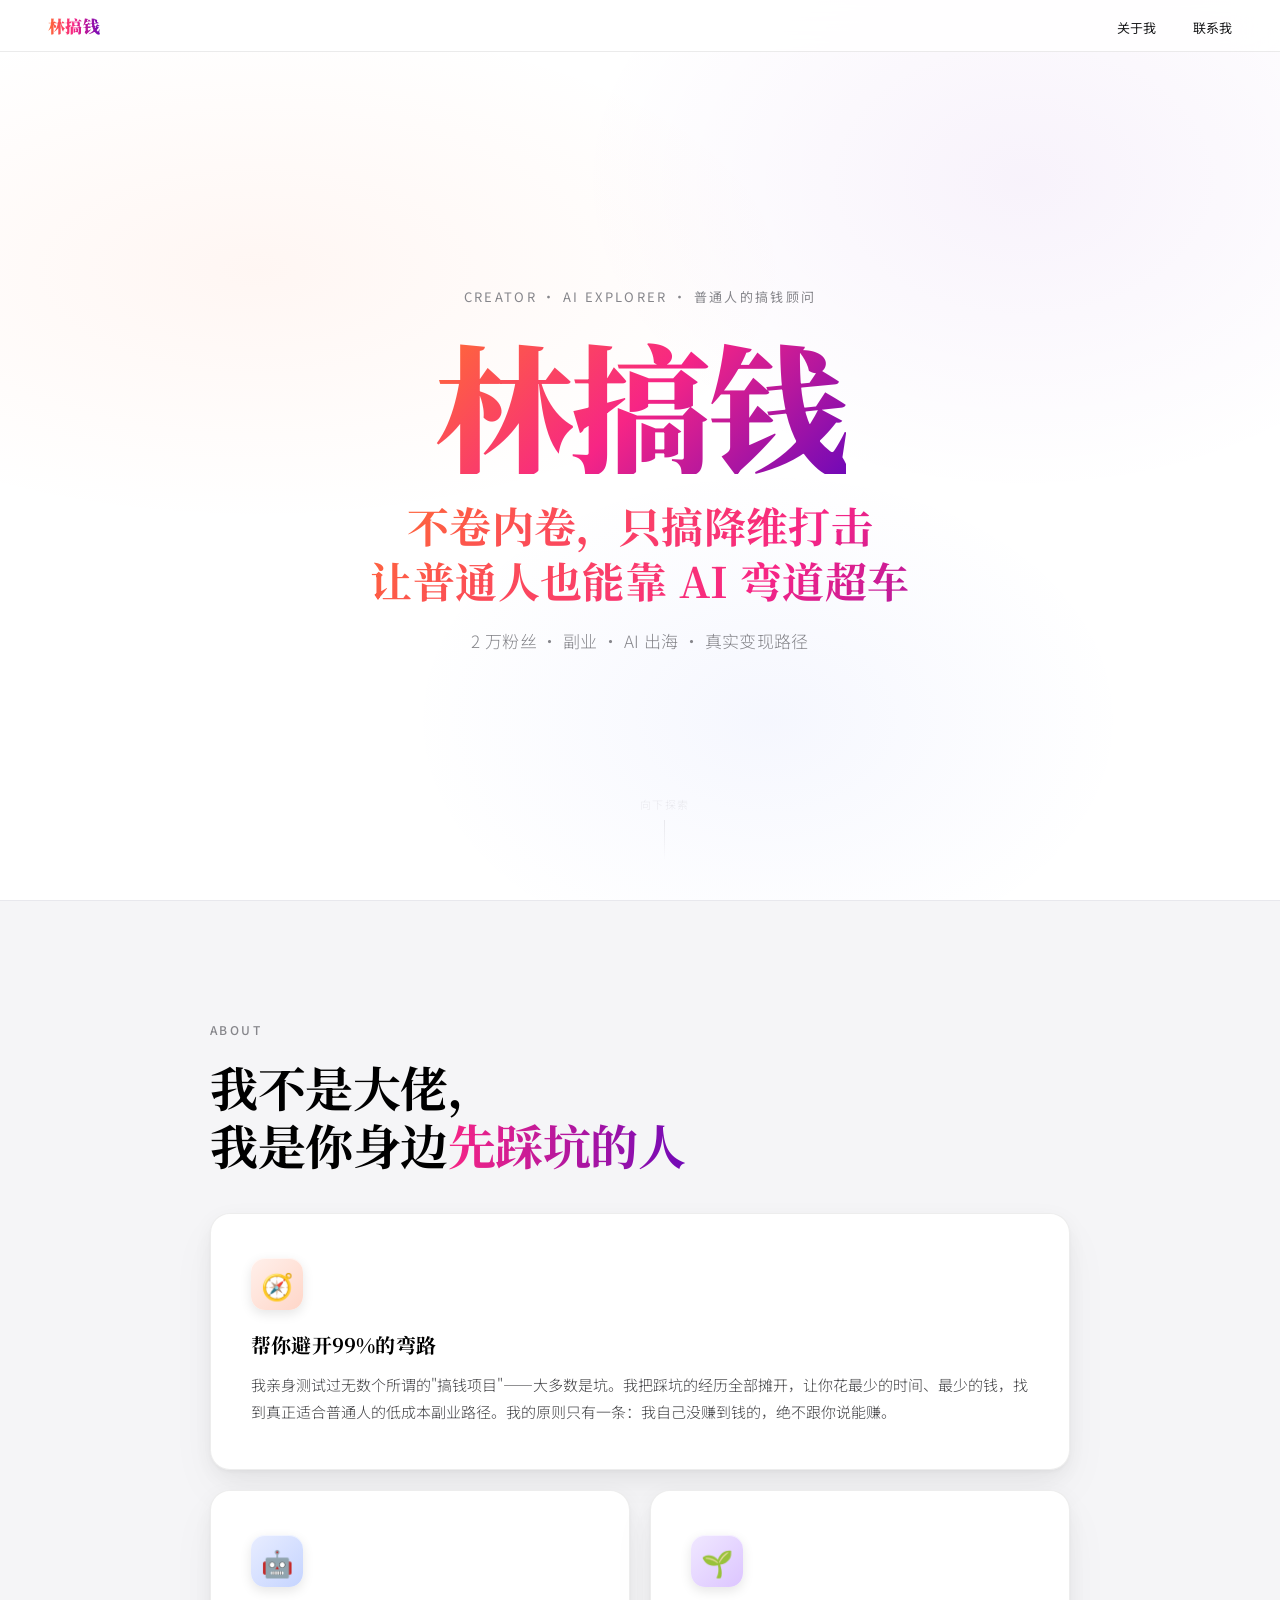
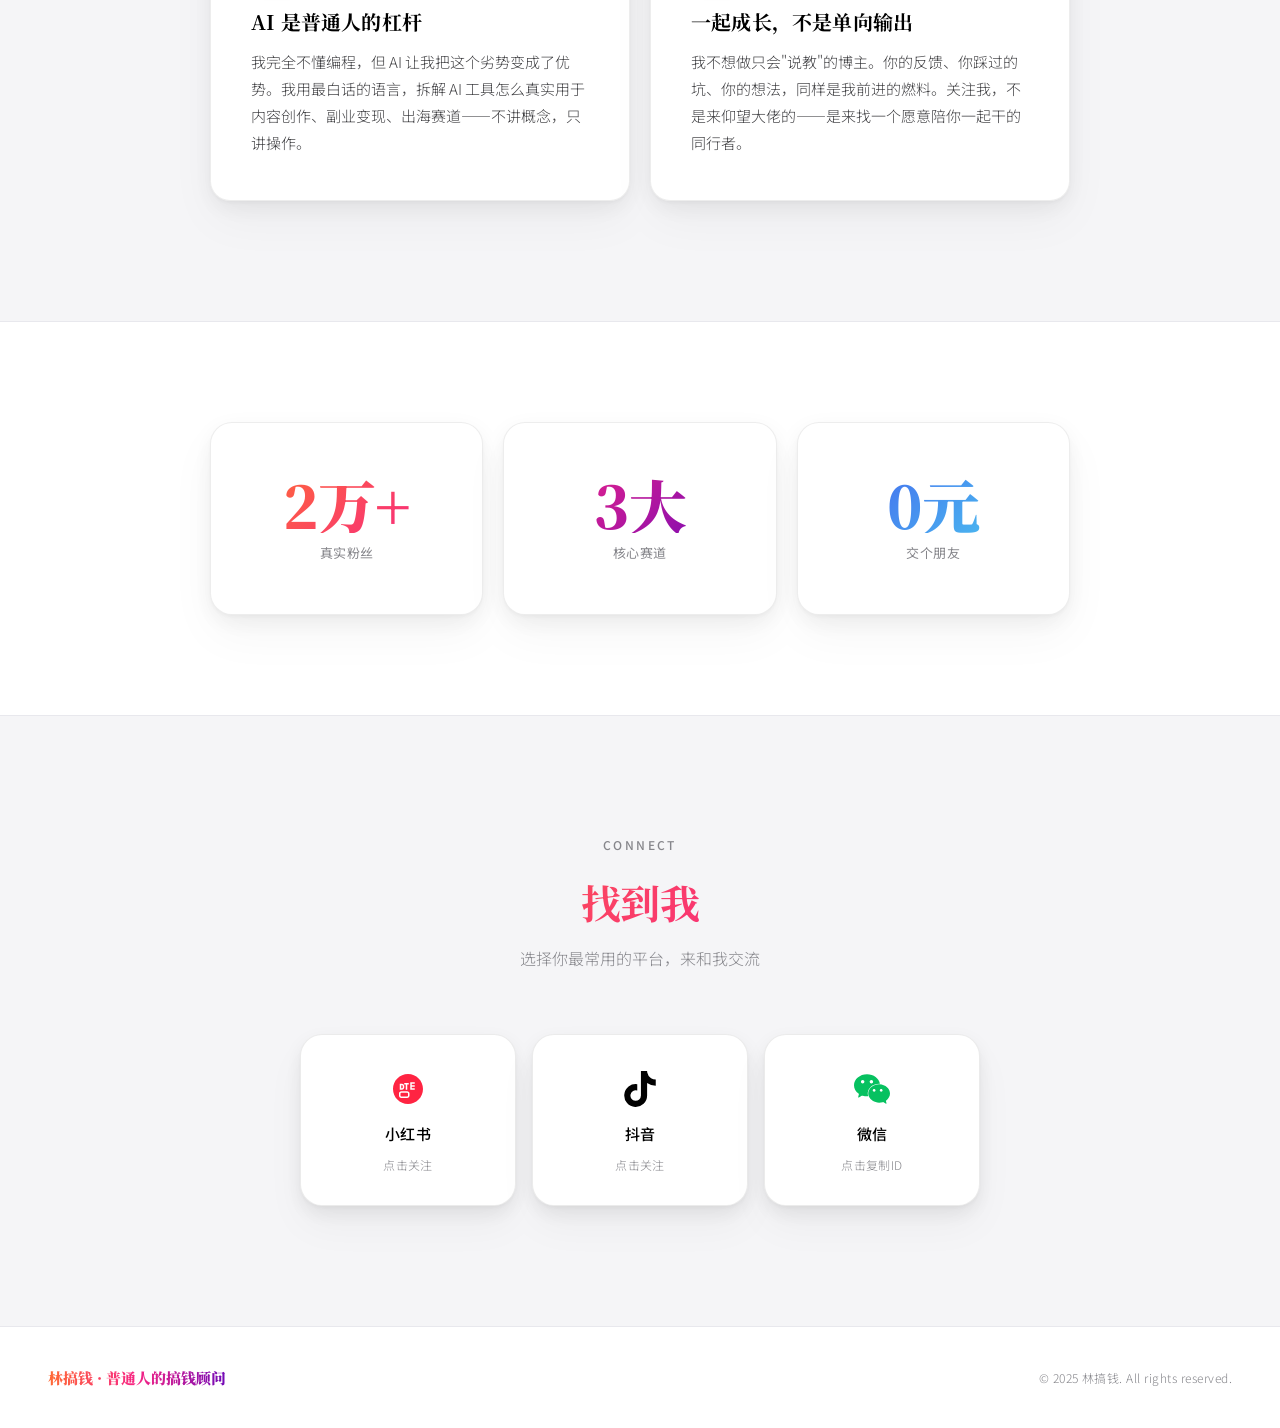
<file: index.html>
<!DOCTYPE html>
<html lang="zh-CN">
<head>
  <meta charset="UTF-8" />
  <meta name="viewport" content="width=device-width, initial-scale=1.0" />
  <title>林搞钱 · AI创业者</title>
  <link href="https://fonts.googleapis.com/css2?family=Noto+Serif+SC:wght@400;700;900&family=Noto+Sans+SC:wght@300;400;500&display=swap" rel="stylesheet" />
  <style>
    *, *::before, *::after {
      box-sizing: border-box;
      margin: 0;
      padding: 0;
    }

    :root {
      --white: #ffffff;
      --off-white: #f5f5f7;
      --light-gray: #e8e8ed;
      --mid-gray: #86868b;
      --dark: #1d1d1f;
      --black: #000000;
      --grad-start: #ff6b35;
      --grad-mid: #f72585;
      --grad-end: #7209b7;
      --grad-blue: #4361ee;
      --grad-cyan: #4cc9f0;
    }

    html {
      scroll-behavior: smooth;
    }

    body {
      background: var(--white);
      color: var(--dark);
      font-family: 'Noto Sans SC', -apple-system, BlinkMacSystemFont, sans-serif;
      font-weight: 300;
      -webkit-font-smoothing: antialiased;
      overflow-x: hidden;
    }

    /* ─── NAV ─── */
    nav {
      position: fixed;
      top: 0;
      left: 0;
      right: 0;
      z-index: 100;
      display: flex;
      align-items: center;
      justify-content: space-between;
      padding: 0 48px;
      height: 52px;
      background: rgba(255,255,255,0.82);
      backdrop-filter: saturate(180%) blur(20px);
      -webkit-backdrop-filter: saturate(180%) blur(20px);
      border-bottom: 1px solid rgba(0,0,0,0.08);
    }

    .nav-logo {
      font-family: 'Noto Serif SC', serif;
      font-weight: 900;
      font-size: 17px;
      letter-spacing: 0.02em;
      background: linear-gradient(90deg, var(--grad-start), var(--grad-mid), var(--grad-end));
      -webkit-background-clip: text;
      -webkit-text-fill-color: transparent;
      background-clip: text;
    }

    .nav-links {
      display: flex;
      gap: 36px;
      list-style: none;
    }

    .nav-links a {
      font-size: 13px;
      font-weight: 400;
      color: var(--dark);
      text-decoration: none;
      letter-spacing: 0.01em;
      transition: color 0.2s;
    }

    .nav-links a:hover {
      color: var(--black);
    }

    /* ─── HERO ─── */
    .hero {
      min-height: 100vh;
      display: flex;
      flex-direction: column;
      align-items: center;
      justify-content: center;
      text-align: center;
      padding: 120px 24px 80px;
      position: relative;
    }

    .hero::before {
      content: '';
      position: absolute;
      top: 0; left: 0; right: 0; bottom: 0;
      background:
        radial-gradient(ellipse 60% 40% at 20% 30%, rgba(255,107,53,0.06) 0%, transparent 70%),
        radial-gradient(ellipse 50% 50% at 80% 20%, rgba(114,9,183,0.05) 0%, transparent 70%),
        radial-gradient(ellipse 40% 40% at 60% 80%, rgba(67,97,238,0.05) 0%, transparent 70%);
      pointer-events: none;
    }

    .hero-eyebrow {
      font-size: 13px;
      font-weight: 400;
      letter-spacing: 0.18em;
      text-transform: uppercase;
      color: var(--mid-gray);
      margin-bottom: 28px;
      opacity: 0;
      animation: fadeUp 0.8s 0.2s forwards;
    }

    .hero-name {
      font-family: 'Noto Serif SC', serif;
      font-weight: 900;
      font-size: clamp(64px, 12vw, 140px);
      letter-spacing: -0.02em;
      line-height: 1;
      background: linear-gradient(135deg, #ff6b35 0%, #f72585 50%, #7209b7 100%);
      -webkit-background-clip: text;
      -webkit-text-fill-color: transparent;
      background-clip: text;
      margin-bottom: 24px;
      opacity: 0;
      animation: fadeUp 0.8s 0.4s forwards;
    }

    .hero-slogan {
      font-family: 'Noto Serif SC', serif;
      font-weight: 700;
      font-size: clamp(22px, 4vw, 42px);
      line-height: 1.3;
      letter-spacing: 0.01em;
      background: linear-gradient(135deg, var(--grad-start) 0%, var(--grad-mid) 40%, var(--grad-end) 70%, var(--grad-blue) 90%, var(--grad-cyan) 100%);
      background-size: 200% auto;
      -webkit-background-clip: text;
      -webkit-text-fill-color: transparent;
      background-clip: text;
      animation: fadeUp 0.8s 0.6s forwards, shimmer 4s 1.5s linear infinite;
      opacity: 0;
      max-width: 760px;
    }

    @keyframes shimmer {
      0%   { background-position: 0% center; }
      100% { background-position: 200% center; }
    }

    .hero-sub {
      margin-top: 20px;
      font-size: 17px;
      color: var(--mid-gray);
      font-weight: 300;
      letter-spacing: 0.02em;
      opacity: 0;
      animation: fadeUp 0.8s 0.8s forwards;
    }

    .hero-scroll {
      position: absolute;
      bottom: 40px;
      left: 50%;
      transform: translateX(-50%);
      display: flex;
      flex-direction: column;
      align-items: center;
      gap: 8px;
      opacity: 0;
      animation: fadeUp 0.8s 1.4s forwards;
    }

    .scroll-text {
      font-size: 11px;
      letter-spacing: 0.12em;
      text-transform: uppercase;
      color: var(--light-gray);
    }

    .scroll-line {
      width: 1px;
      height: 40px;
      background: linear-gradient(to bottom, var(--light-gray), transparent);
      animation: scrollPulse 2s ease-in-out infinite;
    }

    @keyframes scrollPulse {
      0%, 100% { opacity: 0.4; transform: scaleY(1); }
      50%       { opacity: 1;   transform: scaleY(1.1); }
    }

    @keyframes fadeUp {
      from { opacity: 0; transform: translateY(24px); }
      to   { opacity: 1; transform: translateY(0); }
    }

    /* ─── DIVIDER ─── */
    .section-divider {
      width: 100%;
      height: 1px;
      background: var(--light-gray);
    }

    /* ─── ABOUT ─── */
    .about {
      background: var(--off-white);
      padding: 120px 24px;
    }

    .about-inner {
      max-width: 860px;
      margin: 0 auto;
    }

    .section-label {
      font-size: 12px;
      font-weight: 500;
      letter-spacing: 0.2em;
      text-transform: uppercase;
      color: var(--mid-gray);
      margin-bottom: 20px;
    }

    .about-headline {
      font-family: 'Noto Serif SC', serif;
      font-weight: 700;
      font-size: clamp(28px, 5vw, 48px);
      line-height: 1.2;
      color: var(--black);
      margin-bottom: 40px;
      letter-spacing: -0.01em;
    }

    .about-headline em {
      font-style: normal;
      background: linear-gradient(90deg, var(--grad-mid), var(--grad-end));
      -webkit-background-clip: text;
      -webkit-text-fill-color: transparent;
      background-clip: text;
    }

    .about-grid {
      display: grid;
      grid-template-columns: 1fr 1fr;
      gap: 20px;
    }

    .about-card {
      background: var(--white);
      padding: 44px 40px;
      border-radius: 20px;
      border: 1px solid rgba(0,0,0,0.07);
      box-shadow:
        0 2px 4px rgba(0,0,0,0.04),
        0 8px 24px rgba(0,0,0,0.06),
        0 20px 48px rgba(0,0,0,0.04),
        inset 0 1px 0 rgba(255,255,255,0.9);
      transition: transform 0.35s cubic-bezier(0.25,0.46,0.45,0.94), box-shadow 0.35s ease;
      position: relative;
      overflow: hidden;
    }

    .about-card::before {
      content: '';
      position: absolute;
      top: 0; left: 0; right: 0;
      height: 3px;
      opacity: 0;
      transition: opacity 0.35s;
    }

    .about-card:nth-child(1)::before { background: linear-gradient(90deg, #ff6b35, #f72585); }
    .about-card:nth-child(2)::before { background: linear-gradient(90deg, #4361ee, #4cc9f0); }
    .about-card:nth-child(3)::before { background: linear-gradient(90deg, #7209b7, #f72585); }

    .about-card:hover {
      transform: translateY(-6px);
      box-shadow:
        0 4px 8px rgba(0,0,0,0.05),
        0 16px 40px rgba(0,0,0,0.1),
        0 40px 80px rgba(0,0,0,0.06),
        inset 0 1px 0 rgba(255,255,255,1);
    }

    .about-card:hover::before { opacity: 1; }

    .about-card:first-child {
      grid-column: 1 / -1;
    }

    .card-icon {
      width: 52px;
      height: 52px;
      border-radius: 14px;
      display: flex;
      align-items: center;
      justify-content: center;
      font-size: 26px;
      margin-bottom: 20px;
      box-shadow: 0 4px 12px rgba(0,0,0,0.1), inset 0 1px 0 rgba(255,255,255,0.6);
    }

    .about-card:nth-child(1) .card-icon { background: linear-gradient(135deg, #fff0eb, #ffd6c8); }
    .about-card:nth-child(2) .card-icon { background: linear-gradient(135deg, #e8edff, #c5d4ff); }
    .about-card:nth-child(3) .card-icon { background: linear-gradient(135deg, #f0e8ff, #dcc5ff); }

    .card-title {
      font-family: 'Noto Serif SC', serif;
      font-weight: 700;
      font-size: 20px;
      color: var(--black);
      margin-bottom: 12px;
      letter-spacing: 0.01em;
    }

    .card-body {
      font-size: 15px;
      line-height: 1.8;
      color: #424245;
      font-weight: 300;
    }

    /* ─── STATS ─── */
    .stats {
      background: var(--white);
      padding: 100px 24px;
    }

    .stats-inner {
      max-width: 860px;
      margin: 0 auto;
      display: grid;
      grid-template-columns: repeat(3, 1fr);
      gap: 20px;
    }

    .stat-item {
      background: var(--white);
      padding: 52px 32px;
      text-align: center;
      border-radius: 22px;
      border: 1px solid rgba(0,0,0,0.07);
      box-shadow:
        0 2px 4px rgba(0,0,0,0.04),
        0 8px 24px rgba(0,0,0,0.06),
        0 20px 48px rgba(0,0,0,0.04),
        inset 0 1px 0 rgba(255,255,255,0.9);
      transition: transform 0.35s cubic-bezier(0.25,0.46,0.45,0.94), box-shadow 0.35s ease;
      position: relative;
      overflow: hidden;
    }

    .stat-item::after {
      content: '';
      position: absolute;
      bottom: 0; left: 0; right: 0;
      height: 3px;
      opacity: 0;
      transition: opacity 0.35s;
    }

    .stat-item:nth-child(1)::after { background: linear-gradient(90deg, #ff6b35, #f72585); }
    .stat-item:nth-child(2)::after { background: linear-gradient(90deg, #f72585, #7209b7); }
    .stat-item:nth-child(3)::after { background: linear-gradient(90deg, #4361ee, #4cc9f0); }

    .stat-item:hover {
      transform: translateY(-6px);
      box-shadow:
        0 4px 8px rgba(0,0,0,0.05),
        0 16px 40px rgba(0,0,0,0.1),
        0 40px 80px rgba(0,0,0,0.06),
        inset 0 1px 0 rgba(255,255,255,1);
    }

    .stat-item:hover::after { opacity: 1; }

    .stat-number {
      font-family: 'Noto Serif SC', serif;
      font-weight: 900;
      font-size: clamp(38px, 6vw, 58px);
      background: linear-gradient(135deg, var(--grad-start), var(--grad-mid));
      -webkit-background-clip: text;
      -webkit-text-fill-color: transparent;
      background-clip: text;
      letter-spacing: -0.02em;
      line-height: 1;
      margin-bottom: 10px;
    }

    .stat-item:nth-child(2) .stat-number {
      background: linear-gradient(135deg, var(--grad-mid), var(--grad-end));
      -webkit-background-clip: text;
      background-clip: text;
    }

    .stat-item:nth-child(3) .stat-number {
      background: linear-gradient(135deg, var(--grad-blue), var(--grad-cyan));
      -webkit-background-clip: text;
      background-clip: text;
    }

    .stat-label {
      font-size: 13px;
      color: var(--mid-gray);
      letter-spacing: 0.04em;
      font-weight: 400;
    }

    /* ─── CONNECT ─── */
    .connect {
      background: var(--off-white);
      padding: 120px 24px;
    }

    .connect-inner {
      max-width: 860px;
      margin: 0 auto;
      text-align: center;
    }

    .connect-headline {
      font-family: 'Noto Serif SC', serif;
      font-weight: 700;
      font-size: clamp(28px, 4vw, 40px);
      background: linear-gradient(135deg, var(--grad-start) 0%, var(--grad-mid) 40%, var(--grad-end) 70%, var(--grad-blue) 90%, var(--grad-cyan) 100%);
      background-size: 200% auto;
      -webkit-background-clip: text;
      -webkit-text-fill-color: transparent;
      background-clip: text;
      animation: shimmer 4s linear infinite;
      margin-bottom: 16px;
      letter-spacing: -0.01em;
    }

    .connect-sub {
      font-size: 16px;
      color: var(--mid-gray);
      margin-bottom: 64px;
      font-weight: 300;
    }

    .btn-grid {
      display: grid;
      grid-template-columns: repeat(3, 1fr);
      gap: 16px;
      max-width: 680px;
      margin: 0 auto;
    }

    .btn {
      display: flex;
      flex-direction: column;
      align-items: center;
      justify-content: center;
      gap: 12px;
      padding: 32px 20px;
      border-radius: 22px;
      text-decoration: none;
      border: 1px solid rgba(0,0,0,0.08);
      background: var(--white);
      box-shadow:
        0 2px 4px rgba(0,0,0,0.04),
        0 8px 20px rgba(0,0,0,0.07),
        0 20px 40px rgba(0,0,0,0.04),
        inset 0 1px 0 rgba(255,255,255,1);
      transition: all 0.35s cubic-bezier(0.25, 0.46, 0.45, 0.94);
      position: relative;
      overflow: hidden;
      cursor: pointer;
    }

    .btn::before {
      content: '';
      position: absolute;
      inset: 0;
      opacity: 0;
      transition: opacity 0.3s;
    }

    .btn:hover {
      transform: translateY(-6px) scale(1.02);
      box-shadow:
        0 4px 8px rgba(0,0,0,0.06),
        0 16px 32px rgba(0,0,0,0.12),
        0 40px 60px rgba(0,0,0,0.08),
        inset 0 1px 0 rgba(255,255,255,0.3);
      border-color: transparent;
    }

    .btn-xhs::before  { background: linear-gradient(145deg, #ff2442, #ff385c, #ff6584); }
    .btn-dy::before   { background: linear-gradient(145deg, #000000, #1a1a1a, #2d2d2d); }
    .btn-wechat::before { background: linear-gradient(145deg, #06ae56, #07c160, #1acd6e); }

    .btn:hover::before { opacity: 1; }
    .btn:hover .btn-label,
    .btn:hover .btn-name { color: rgba(255,255,255,0.95); }
    .btn:hover .btn-icon-wrap svg { fill: white; }
    .btn:hover .btn-icon-wrap .dy-cyan { fill: white; }
    .btn:hover .btn-icon-wrap .dy-red  { fill: white; }

    .btn-icon-wrap {
      width: 44px;
      height: 44px;
      display: flex;
      align-items: center;
      justify-content: center;
      position: relative;
      z-index: 1;
    }

    .btn-icon-wrap svg {
      width: 36px;
      height: 36px;
      transition: fill 0.3s;
    }

    .btn-name {
      font-size: 15px;
      font-weight: 500;
      color: var(--black);
      position: relative;
      z-index: 1;
      transition: color 0.3s;
      letter-spacing: 0.02em;
    }

    .btn-label {
      font-size: 12px;
      color: var(--mid-gray);
      position: relative;
      z-index: 1;
      transition: color 0.3s;
      letter-spacing: 0.04em;
    }

    /* WeChat special — no link, show tooltip */
    .btn-wechat-wrap {
      position: relative;
    }

    .wechat-tooltip {
      position: absolute;
      bottom: calc(100% + 12px);
      left: 50%;
      transform: translateX(-50%);
      background: var(--black);
      color: var(--white);
      font-size: 13px;
      padding: 8px 16px;
      border-radius: 8px;
      white-space: nowrap;
      opacity: 0;
      pointer-events: none;
      transition: opacity 0.2s;
      letter-spacing: 0.04em;
    }

    .wechat-tooltip::after {
      content: '';
      position: absolute;
      top: 100%;
      left: 50%;
      transform: translateX(-50%);
      border: 5px solid transparent;
      border-top-color: var(--black);
    }

    .btn-wechat-wrap:hover .wechat-tooltip {
      opacity: 1;
    }

    /* ─── FOOTER ─── */
    footer {
      background: var(--white);
      border-top: 1px solid var(--light-gray);
      padding: 40px 48px;
      display: flex;
      align-items: center;
      justify-content: space-between;
    }

    .footer-logo {
      font-family: 'Noto Serif SC', serif;
      font-weight: 900;
      font-size: 15px;
      background: linear-gradient(90deg, var(--grad-start), var(--grad-mid), var(--grad-end));
      -webkit-background-clip: text;
      -webkit-text-fill-color: transparent;
      background-clip: text;
    }

    .footer-copy {
      font-size: 12px;
      color: var(--mid-gray);
      letter-spacing: 0.04em;
    }

    /* ─── RESPONSIVE ─── */
    @media (max-width: 680px) {
      nav { padding: 0 20px; }
      .nav-links { display: none; }

      .about-grid {
        grid-template-columns: 1fr;
      }
      .about-card:first-child {
        grid-column: auto;
      }
      .about-card {
        padding: 32px 24px;
      }

      .stats-inner {
        grid-template-columns: 1fr;
      }

      .btn-grid {
        grid-template-columns: 1fr;
        max-width: 320px;
      }

      footer {
        flex-direction: column;
        gap: 12px;
        text-align: center;
        padding: 32px 24px;
      }
    }

    @media (min-width: 681px) and (max-width: 900px) {
      .btn-grid {
        max-width: 500px;
      }
    }
  </style>
</head>
<body>

  <!-- NAV -->
  <nav>
    <span class="nav-logo">林搞钱</span>
    <ul class="nav-links">
      <li><a href="#about">关于我</a></li>
      <li><a href="#connect">联系我</a></li>
    </ul>
  </nav>

  <!-- HERO -->
  <section class="hero">
    <p class="hero-eyebrow">Creator · AI Explorer · 普通人的搞钱顾问</p>
    <h1 class="hero-name">林搞钱</h1>
    <p class="hero-slogan">不卷内卷，只搞降维打击<br>让普通人也能靠 AI 弯道超车</p>
    <p class="hero-sub">2 万粉丝 · 副业 · AI 出海 · 真实变现路径</p>
    <div class="hero-scroll">
      <span class="scroll-text">向下探索</span>
      <div class="scroll-line"></div>
    </div>
  </section>

  <div class="section-divider"></div>

  <!-- ABOUT -->
  <section class="about" id="about">
    <div class="about-inner">
      <p class="section-label">About</p>
      <h2 class="about-headline">我不是大佬，<br>我是你身边<em>先踩坑的人</em></h2>

      <div class="about-grid">
        <div class="about-card">
          <div class="card-icon">🧭</div>
          <h3 class="card-title">帮你避开99%的弯路</h3>
          <p class="card-body">
            我亲身测试过无数个所谓的"搞钱项目"——大多数是坑。我把踩坑的经历全部摊开，让你花最少的时间、最少的钱，找到真正适合普通人的低成本副业路径。我的原则只有一条：我自己没赚到钱的，绝不跟你说能赚。
          </p>
        </div>
        <div class="about-card">
          <div class="card-icon">🤖</div>
          <h3 class="card-title">AI 是普通人的杠杆</h3>
          <p class="card-body">
            我完全不懂编程，但 AI 让我把这个劣势变成了优势。我用最白话的语言，拆解 AI 工具怎么真实用于内容创作、副业变现、出海赛道——不讲概念，只讲操作。
          </p>
        </div>
        <div class="about-card">
          <div class="card-icon">🌱</div>
          <h3 class="card-title">一起成长，不是单向输出</h3>
          <p class="card-body">
            我不想做只会"说教"的博主。你的反馈、你踩过的坑、你的想法，同样是我前进的燃料。关注我，不是来仰望大佬的——是来找一个愿意陪你一起干的同行者。
          </p>
        </div>
      </div>
    </div>
  </section>

  <div class="section-divider"></div>

  <!-- STATS -->
  <section class="stats">
    <div class="stats-inner">
      <div class="stat-item">
        <div class="stat-number">2万+</div>
        <div class="stat-label">真实粉丝</div>
      </div>
      <div class="stat-item">
        <div class="stat-number">3大</div>
        <div class="stat-label">核心赛道</div>
      </div>
      <div class="stat-item">
        <div class="stat-number">0元</div>
        <div class="stat-label">交个朋友</div>
      </div>
    </div>
  </section>

  <div class="section-divider"></div>

  <!-- CONNECT -->
  <section class="connect" id="connect">
    <div class="connect-inner">
      <p class="section-label">Connect</p>
      <h2 class="connect-headline">找到我</h2>
      <p class="connect-sub">选择你最常用的平台，来和我交流</p>

      <div class="btn-grid">

        <!-- 小红书 -->
        <a class="btn btn-xhs" href="https://xhslink.com/m/95nFVFfLsC3" target="_blank" rel="noopener">
          <div class="btn-icon-wrap">
            <!-- 小红书官方图标：红底白字"小红书" mark -->
            <svg viewBox="0 0 24 24" xmlns="http://www.w3.org/2000/svg" fill="#FF2442">
              <path d="M12 2C6.477 2 2 6.477 2 12s4.477 10 10 10 10-4.477 10-10S17.523 2 12 2zm4.5 6.5h-2v1h2v1h-2v1h2v1h-3v-5h3v1zm-5 4h-1V9h-1V8h3v1h-1v3zm-3.5 0H6.5v-4H8c.827 0 1.5.673 1.5 1.5v1c0 .827-.673 1.5-1.5 1.5zm0-3H7.5v2H8c.275 0 .5-.225.5-.5v-1c0-.275-.225-.5-.5-.5zm5 5.5v1.5c0 .827-.673 1.5-1.5 1.5h-4c-.827 0-1.5-.673-1.5-1.5V15c0-.827.673-1.5 1.5-1.5h4c.827 0 1.5.673 1.5 1.5zm-1 0c0-.275-.225-.5-.5-.5h-4c-.275 0-.5.225-.5.5v1.5c0 .275.225.5.5.5h4c.275 0 .5-.225.5-.5V15z"/>
            </svg>
          </div>
          <span class="btn-name">小红书</span>
          <span class="btn-label">点击关注</span>
        </a>

        <!-- 抖音 -->
        <a class="btn btn-dy" href="https://v.douyin.com/LEDkly-YSMg/" target="_blank" rel="noopener">
          <div class="btn-icon-wrap">
            <!-- 抖音官方音符图标 (TikTok/Douyin) -->
            <svg viewBox="0 0 448 512" xmlns="http://www.w3.org/2000/svg" fill="#010101">
              <path d="M448 209.9a210.1 210.1 0 0 1-122.8-39.3V349.4A162.6 162.6 0 1 1 185 188.3V278.2a74.6 74.6 0 1 0 52.2 71.2V0l88 0a121.2 121.2 0 0 0 1.9 22.2A122.2 122.2 0 0 0 381 102.4a121.4 121.4 0 0 0 67 20.1z"/>
            </svg>
          </div>
          <span class="btn-name">抖音</span>
          <span class="btn-label">点击关注</span>
        </a>

        <!-- 微信 -->
        <div class="btn-wechat-wrap">
          <div class="wechat-tooltip">微信号：Bovm412</div>
          <div class="btn btn-wechat" onclick="copyWechat(this)">
            <div class="btn-icon-wrap">
              <!-- 微信官方图标：两个聊天气泡 -->
              <svg viewBox="0 0 24 24" xmlns="http://www.w3.org/2000/svg" fill="#07C160">
                <path d="M8.691 2.188C3.891 2.188 0 5.476 0 9.53c0 2.212 1.17 4.203 3.002 5.55a.59.59 0 0 1 .213.665l-.39 1.48c-.019.07-.048.141-.048.213 0 .163.13.295.295.295a.326.326 0 0 0 .167-.054l1.903-1.113a.864.864 0 0 1 .717-.098 10.16 10.16 0 0 0 2.837.403c.276 0 .543-.027.811-.05-.857-2.578.157-4.972 1.932-6.446 1.703-1.415 3.882-1.98 5.853-1.838-.576-3.583-4.196-6.348-8.601-6.348zM5.785 5.991c.642 0 1.162.529 1.162 1.18a1.17 1.17 0 0 1-1.162 1.178A1.17 1.17 0 0 1 4.623 7.17c0-.651.52-1.18 1.162-1.18zm5.813 0c.642 0 1.162.529 1.162 1.18a1.17 1.17 0 0 1-1.162 1.178 1.17 1.17 0 0 1-1.162-1.178c0-.651.52-1.18 1.162-1.18zm5.34 2.867c-1.797-.052-3.746.512-5.28 1.786-1.72 1.428-2.687 3.72-1.78 6.22.942 2.453 3.666 4.229 6.884 4.229.826 0 1.622-.12 2.361-.336a.722.722 0 0 1 .598.082l1.584.926a.272.272 0 0 0 .14.047c.134 0 .24-.111.24-.247 0-.06-.023-.12-.038-.177l-.327-1.233a.582.582 0 0 1-.023-.156.49.49 0 0 1 .201-.398C23.024 18.48 24 16.82 24 14.98c0-3.21-2.931-5.837-7.062-6.122zm-3.518 3.064c.535 0 .969.44.969.982a.976.976 0 0 1-.969.983.976.976 0 0 1-.969-.983c0-.542.434-.982.97-.982zm4.703 0c.535 0 .969.44.969.982a.976.976 0 0 1-.969.983.976.976 0 0 1-.969-.983c0-.542.434-.982.969-.982z"/>
              </svg>
            </div>
            <span class="btn-name">微信</span>
            <span class="btn-label" id="wechat-label">点击复制ID</span>
          </div>
        </div>

      </div>
    </div>
  </section>

  <!-- FOOTER -->
  <footer>
    <span class="footer-logo">林搞钱 · 普通人的搞钱顾问</span>
    <span class="footer-copy">© 2025 林搞钱. All rights reserved.</span>
  </footer>

  <script>
    function copyWechat(el) {
      const label = document.getElementById('wechat-label');
      navigator.clipboard.writeText('Bovm412').then(() => {
        label.textContent = '已复制 ✓';
        setTimeout(() => { label.textContent = '点击复制ID'; }, 2000);
      }).catch(() => {
        label.textContent = 'Bovm412';
        setTimeout(() => { label.textContent = '点击复制ID'; }, 3000);
      });
    }
  </script>

</body>
</html>
</file>
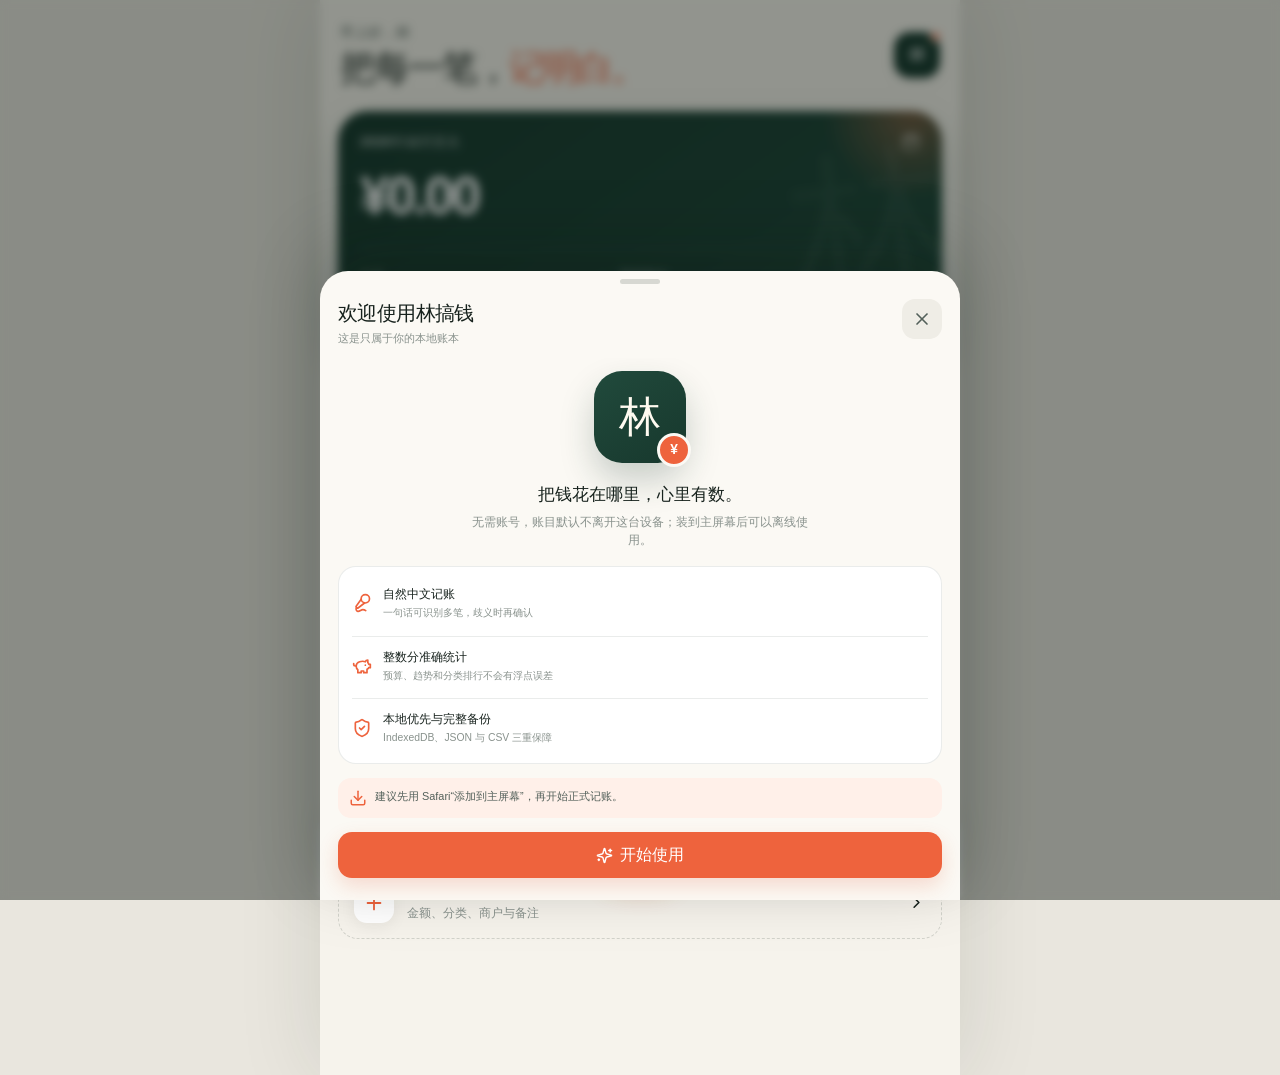
<file: ledger/index.html>
<!doctype html>
<html lang="zh-CN">
  <head>
    <meta charset="UTF-8" />
    <meta name="viewport" content="width=device-width, initial-scale=1.0, viewport-fit=cover" />
    <meta name="theme-color" content="#f7f4ed" media="(prefers-color-scheme: light)" />
    <meta name="theme-color" content="#111815" media="(prefers-color-scheme: dark)" />
    <meta name="description" content="林搞钱记账APP——本地优先、离线可用的中文个人记账 App" />
    <meta name="format-detection" content="telephone=no" />
    <meta name="apple-mobile-web-app-capable" content="yes" />
    <meta name="apple-mobile-web-app-status-bar-style" content="black-translucent" />
    <meta name="apple-mobile-web-app-title" content="林搞钱" />
    <link rel="icon" href="/ledger/favicon.svg" type="image/svg+xml" />
    <link rel="apple-touch-icon" href="/ledger/apple-touch-icon-180x180.png" />
    <link
      rel="apple-touch-startup-image"
      href="/ledger/splash/iphone-1179x2556.png"
      media="(device-width: 393px) and (device-height: 852px) and (-webkit-device-pixel-ratio: 3)"
    />
    <link rel="apple-touch-startup-image" href="/ledger/splash/iphone-1179x2556-dark.png" media="(prefers-color-scheme: dark) and (device-width: 393px) and (device-height: 852px) and (-webkit-device-pixel-ratio: 3)" />
    <link rel="apple-touch-startup-image" href="/ledger/splash/iphone-1290x2796.png" media="(device-width: 430px) and (device-height: 932px) and (-webkit-device-pixel-ratio: 3)" />
    <link rel="apple-touch-startup-image" href="/ledger/splash/iphone-1290x2796-dark.png" media="(prefers-color-scheme: dark) and (device-width: 430px) and (device-height: 932px) and (-webkit-device-pixel-ratio: 3)" />
    <link rel="apple-touch-startup-image" href="/ledger/splash/iphone-1170x2532.png" media="(device-width: 390px) and (device-height: 844px) and (-webkit-device-pixel-ratio: 3)" />
    <link rel="apple-touch-startup-image" href="/ledger/splash/iphone-1170x2532-dark.png" media="(prefers-color-scheme: dark) and (device-width: 390px) and (device-height: 844px) and (-webkit-device-pixel-ratio: 3)" />
    <link rel="apple-touch-startup-image" href="/ledger/splash/iphone-1125x2436.png" media="(device-width: 375px) and (device-height: 812px) and (-webkit-device-pixel-ratio: 3)" />
    <link rel="apple-touch-startup-image" href="/ledger/splash/iphone-1125x2436-dark.png" media="(prefers-color-scheme: dark) and (device-width: 375px) and (device-height: 812px) and (-webkit-device-pixel-ratio: 3)" />
    <link rel="apple-touch-startup-image" href="/ledger/splash/iphone-1242x2688.png" media="(device-width: 414px) and (device-height: 896px) and (-webkit-device-pixel-ratio: 3)" />
    <link rel="apple-touch-startup-image" href="/ledger/splash/iphone-828x1792.png" media="(device-width: 414px) and (device-height: 896px) and (-webkit-device-pixel-ratio: 2)" />
    <link rel="apple-touch-startup-image" href="/ledger/splash/iphone-750x1334.png" media="(device-width: 375px) and (device-height: 667px) and (-webkit-device-pixel-ratio: 2)" />
    <link rel="apple-touch-startup-image" href="/ledger/splash/iphone-640x1136.png" media="(device-width: 320px) and (device-height: 568px) and (-webkit-device-pixel-ratio: 2)" />
    <title>林搞钱记账APP</title>
    <script type="module" crossorigin src="/ledger/assets/index-Cv8aqvle.js"></script>
    <link rel="stylesheet" crossorigin href="/ledger/assets/index-BHWg0-fV.css">
  <link rel="manifest" href="/ledger/manifest.webmanifest"></head>
  <body>
    <noscript>请启用 JavaScript 后使用林搞钱记账APP。</noscript>
    <div id="root"></div>
  </body>
</html>
</file>
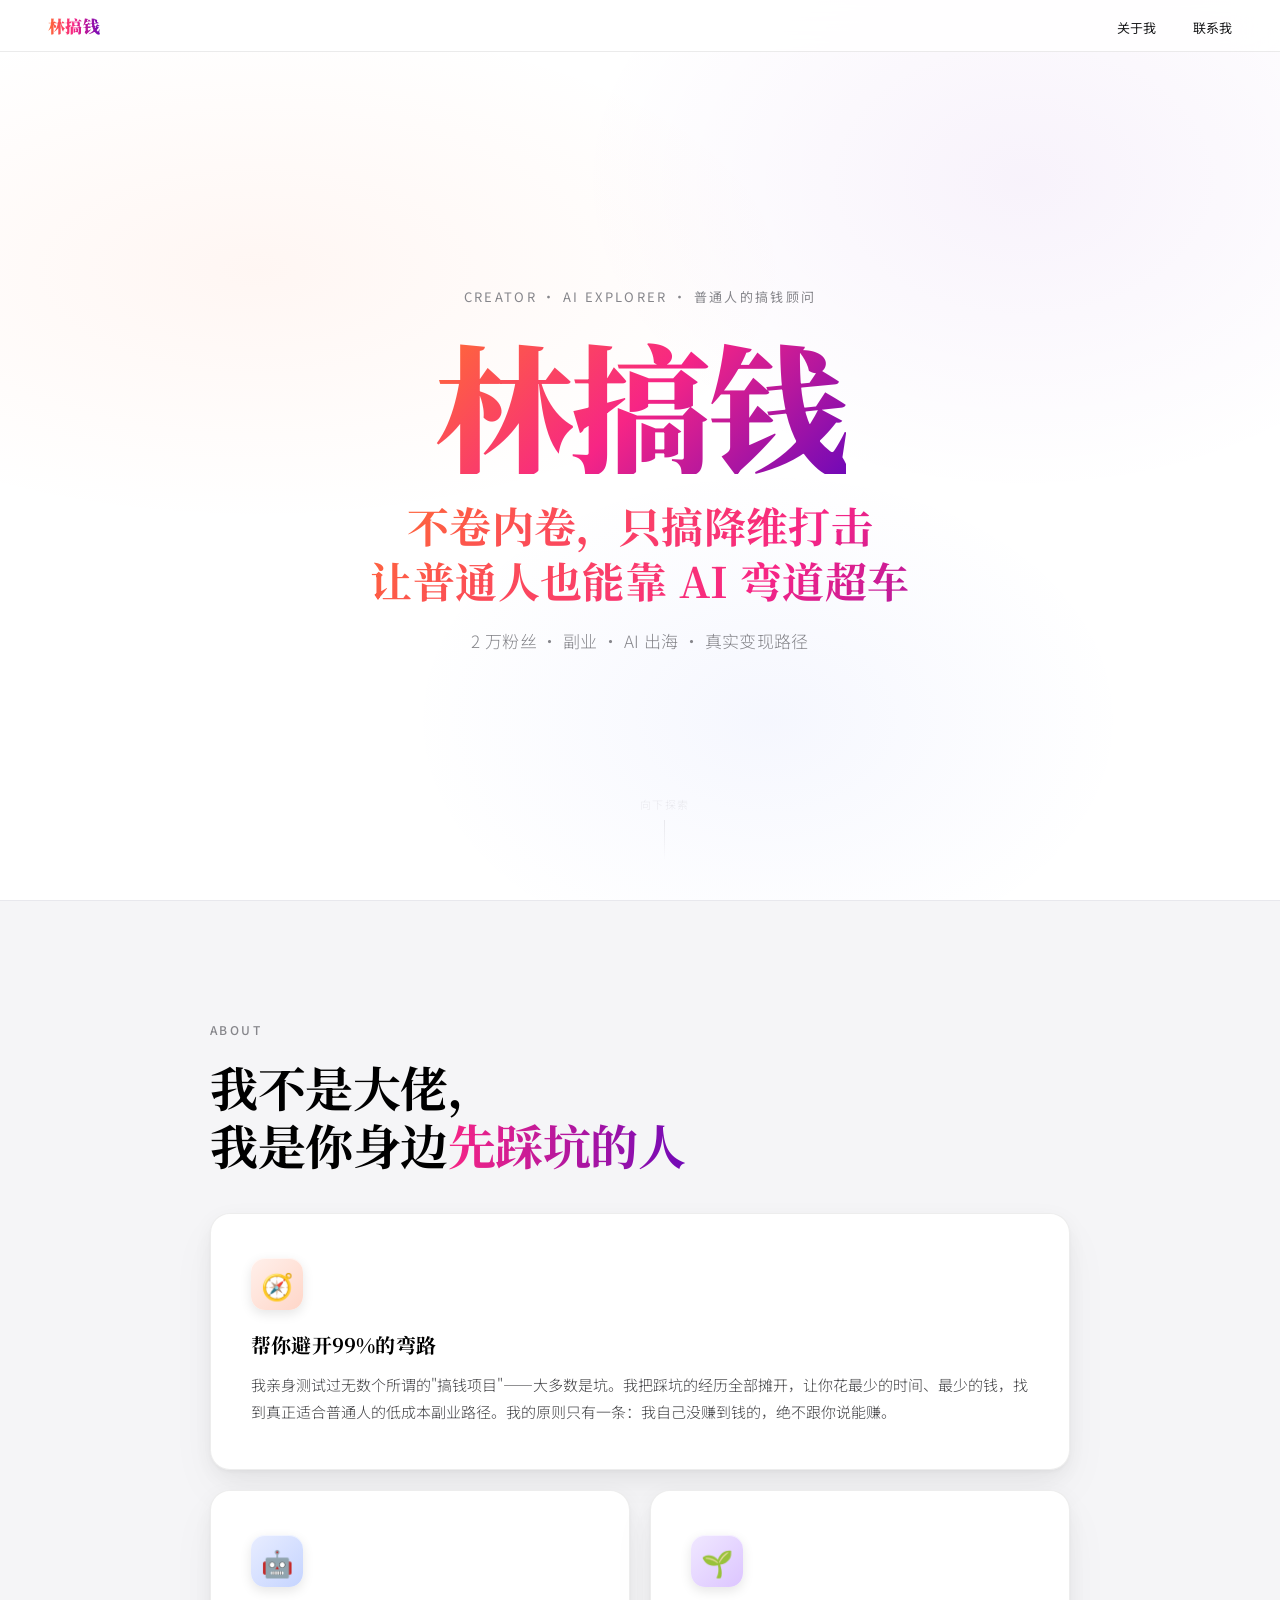
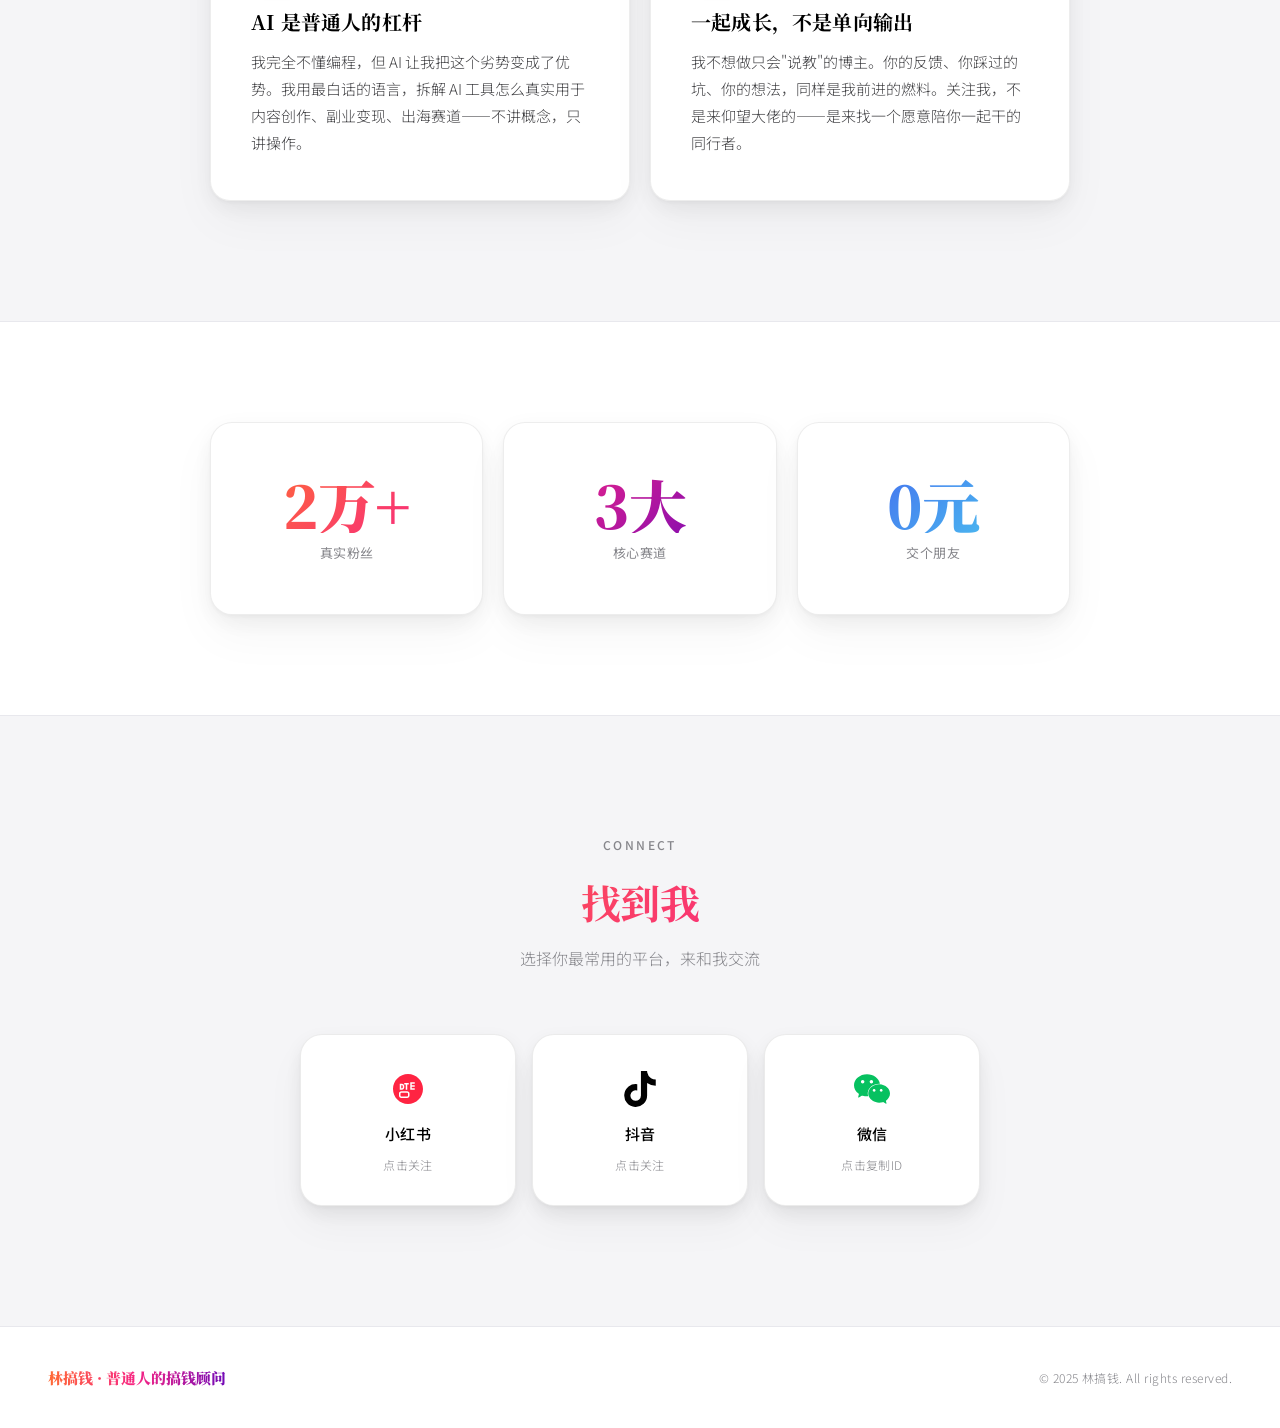
<file: Bovm.html>
<!DOCTYPE html>
<html lang="zh-CN">
<head>
  <meta charset="UTF-8" />
  <meta name="viewport" content="width=device-width, initial-scale=1.0" />
  <title>林搞钱 · AI创业者</title>
  <link href="https://fonts.googleapis.com/css2?family=Noto+Serif+SC:wght@400;700;900&family=Noto+Sans+SC:wght@300;400;500&display=swap" rel="stylesheet" />
  <style>
    *, *::before, *::after {
      box-sizing: border-box;
      margin: 0;
      padding: 0;
    }

    :root {
      --white: #ffffff;
      --off-white: #f5f5f7;
      --light-gray: #e8e8ed;
      --mid-gray: #86868b;
      --dark: #1d1d1f;
      --black: #000000;
      --grad-start: #ff6b35;
      --grad-mid: #f72585;
      --grad-end: #7209b7;
      --grad-blue: #4361ee;
      --grad-cyan: #4cc9f0;
    }

    html {
      scroll-behavior: smooth;
    }

    body {
      background: var(--white);
      color: var(--dark);
      font-family: 'Noto Sans SC', -apple-system, BlinkMacSystemFont, sans-serif;
      font-weight: 300;
      -webkit-font-smoothing: antialiased;
      overflow-x: hidden;
    }

    /* ─── NAV ─── */
    nav {
      position: fixed;
      top: 0;
      left: 0;
      right: 0;
      z-index: 100;
      display: flex;
      align-items: center;
      justify-content: space-between;
      padding: 0 48px;
      height: 52px;
      background: rgba(255,255,255,0.82);
      backdrop-filter: saturate(180%) blur(20px);
      -webkit-backdrop-filter: saturate(180%) blur(20px);
      border-bottom: 1px solid rgba(0,0,0,0.08);
    }

    .nav-logo {
      font-family: 'Noto Serif SC', serif;
      font-weight: 900;
      font-size: 17px;
      letter-spacing: 0.02em;
      background: linear-gradient(90deg, var(--grad-start), var(--grad-mid), var(--grad-end));
      -webkit-background-clip: text;
      -webkit-text-fill-color: transparent;
      background-clip: text;
    }

    .nav-links {
      display: flex;
      gap: 36px;
      list-style: none;
    }

    .nav-links a {
      font-size: 13px;
      font-weight: 400;
      color: var(--dark);
      text-decoration: none;
      letter-spacing: 0.01em;
      transition: color 0.2s;
    }

    .nav-links a:hover {
      color: var(--black);
    }

    /* ─── HERO ─── */
    .hero {
      min-height: 100vh;
      display: flex;
      flex-direction: column;
      align-items: center;
      justify-content: center;
      text-align: center;
      padding: 120px 24px 80px;
      position: relative;
    }

    .hero::before {
      content: '';
      position: absolute;
      top: 0; left: 0; right: 0; bottom: 0;
      background:
        radial-gradient(ellipse 60% 40% at 20% 30%, rgba(255,107,53,0.06) 0%, transparent 70%),
        radial-gradient(ellipse 50% 50% at 80% 20%, rgba(114,9,183,0.05) 0%, transparent 70%),
        radial-gradient(ellipse 40% 40% at 60% 80%, rgba(67,97,238,0.05) 0%, transparent 70%);
      pointer-events: none;
    }

    .hero-eyebrow {
      font-size: 13px;
      font-weight: 400;
      letter-spacing: 0.18em;
      text-transform: uppercase;
      color: var(--mid-gray);
      margin-bottom: 28px;
      opacity: 0;
      animation: fadeUp 0.8s 0.2s forwards;
    }

    .hero-name {
      font-family: 'Noto Serif SC', serif;
      font-weight: 900;
      font-size: clamp(64px, 12vw, 140px);
      letter-spacing: -0.02em;
      line-height: 1;
      background: linear-gradient(135deg, #ff6b35 0%, #f72585 50%, #7209b7 100%);
      -webkit-background-clip: text;
      -webkit-text-fill-color: transparent;
      background-clip: text;
      margin-bottom: 24px;
      opacity: 0;
      animation: fadeUp 0.8s 0.4s forwards;
    }

    .hero-slogan {
      font-family: 'Noto Serif SC', serif;
      font-weight: 700;
      font-size: clamp(22px, 4vw, 42px);
      line-height: 1.3;
      letter-spacing: 0.01em;
      background: linear-gradient(135deg, var(--grad-start) 0%, var(--grad-mid) 40%, var(--grad-end) 70%, var(--grad-blue) 90%, var(--grad-cyan) 100%);
      background-size: 200% auto;
      -webkit-background-clip: text;
      -webkit-text-fill-color: transparent;
      background-clip: text;
      animation: fadeUp 0.8s 0.6s forwards, shimmer 4s 1.5s linear infinite;
      opacity: 0;
      max-width: 760px;
    }

    @keyframes shimmer {
      0%   { background-position: 0% center; }
      100% { background-position: 200% center; }
    }

    .hero-sub {
      margin-top: 20px;
      font-size: 17px;
      color: var(--mid-gray);
      font-weight: 300;
      letter-spacing: 0.02em;
      opacity: 0;
      animation: fadeUp 0.8s 0.8s forwards;
    }

    .hero-scroll {
      position: absolute;
      bottom: 40px;
      left: 50%;
      transform: translateX(-50%);
      display: flex;
      flex-direction: column;
      align-items: center;
      gap: 8px;
      opacity: 0;
      animation: fadeUp 0.8s 1.4s forwards;
    }

    .scroll-text {
      font-size: 11px;
      letter-spacing: 0.12em;
      text-transform: uppercase;
      color: var(--light-gray);
    }

    .scroll-line {
      width: 1px;
      height: 40px;
      background: linear-gradient(to bottom, var(--light-gray), transparent);
      animation: scrollPulse 2s ease-in-out infinite;
    }

    @keyframes scrollPulse {
      0%, 100% { opacity: 0.4; transform: scaleY(1); }
      50%       { opacity: 1;   transform: scaleY(1.1); }
    }

    @keyframes fadeUp {
      from { opacity: 0; transform: translateY(24px); }
      to   { opacity: 1; transform: translateY(0); }
    }

    /* ─── DIVIDER ─── */
    .section-divider {
      width: 100%;
      height: 1px;
      background: var(--light-gray);
    }

    /* ─── ABOUT ─── */
    .about {
      background: var(--off-white);
      padding: 120px 24px;
    }

    .about-inner {
      max-width: 860px;
      margin: 0 auto;
    }

    .section-label {
      font-size: 12px;
      font-weight: 500;
      letter-spacing: 0.2em;
      text-transform: uppercase;
      color: var(--mid-gray);
      margin-bottom: 20px;
    }

    .about-headline {
      font-family: 'Noto Serif SC', serif;
      font-weight: 700;
      font-size: clamp(28px, 5vw, 48px);
      line-height: 1.2;
      color: var(--black);
      margin-bottom: 40px;
      letter-spacing: -0.01em;
    }

    .about-headline em {
      font-style: normal;
      background: linear-gradient(90deg, var(--grad-mid), var(--grad-end));
      -webkit-background-clip: text;
      -webkit-text-fill-color: transparent;
      background-clip: text;
    }

    .about-grid {
      display: grid;
      grid-template-columns: 1fr 1fr;
      gap: 20px;
    }

    .about-card {
      background: var(--white);
      padding: 44px 40px;
      border-radius: 20px;
      border: 1px solid rgba(0,0,0,0.07);
      box-shadow:
        0 2px 4px rgba(0,0,0,0.04),
        0 8px 24px rgba(0,0,0,0.06),
        0 20px 48px rgba(0,0,0,0.04),
        inset 0 1px 0 rgba(255,255,255,0.9);
      transition: transform 0.35s cubic-bezier(0.25,0.46,0.45,0.94), box-shadow 0.35s ease;
      position: relative;
      overflow: hidden;
    }

    .about-card::before {
      content: '';
      position: absolute;
      top: 0; left: 0; right: 0;
      height: 3px;
      opacity: 0;
      transition: opacity 0.35s;
    }

    .about-card:nth-child(1)::before { background: linear-gradient(90deg, #ff6b35, #f72585); }
    .about-card:nth-child(2)::before { background: linear-gradient(90deg, #4361ee, #4cc9f0); }
    .about-card:nth-child(3)::before { background: linear-gradient(90deg, #7209b7, #f72585); }

    .about-card:hover {
      transform: translateY(-6px);
      box-shadow:
        0 4px 8px rgba(0,0,0,0.05),
        0 16px 40px rgba(0,0,0,0.1),
        0 40px 80px rgba(0,0,0,0.06),
        inset 0 1px 0 rgba(255,255,255,1);
    }

    .about-card:hover::before { opacity: 1; }

    .about-card:first-child {
      grid-column: 1 / -1;
    }

    .card-icon {
      width: 52px;
      height: 52px;
      border-radius: 14px;
      display: flex;
      align-items: center;
      justify-content: center;
      font-size: 26px;
      margin-bottom: 20px;
      box-shadow: 0 4px 12px rgba(0,0,0,0.1), inset 0 1px 0 rgba(255,255,255,0.6);
    }

    .about-card:nth-child(1) .card-icon { background: linear-gradient(135deg, #fff0eb, #ffd6c8); }
    .about-card:nth-child(2) .card-icon { background: linear-gradient(135deg, #e8edff, #c5d4ff); }
    .about-card:nth-child(3) .card-icon { background: linear-gradient(135deg, #f0e8ff, #dcc5ff); }

    .card-title {
      font-family: 'Noto Serif SC', serif;
      font-weight: 700;
      font-size: 20px;
      color: var(--black);
      margin-bottom: 12px;
      letter-spacing: 0.01em;
    }

    .card-body {
      font-size: 15px;
      line-height: 1.8;
      color: #424245;
      font-weight: 300;
    }

    /* ─── STATS ─── */
    .stats {
      background: var(--white);
      padding: 100px 24px;
    }

    .stats-inner {
      max-width: 860px;
      margin: 0 auto;
      display: grid;
      grid-template-columns: repeat(3, 1fr);
      gap: 20px;
    }

    .stat-item {
      background: var(--white);
      padding: 52px 32px;
      text-align: center;
      border-radius: 22px;
      border: 1px solid rgba(0,0,0,0.07);
      box-shadow:
        0 2px 4px rgba(0,0,0,0.04),
        0 8px 24px rgba(0,0,0,0.06),
        0 20px 48px rgba(0,0,0,0.04),
        inset 0 1px 0 rgba(255,255,255,0.9);
      transition: transform 0.35s cubic-bezier(0.25,0.46,0.45,0.94), box-shadow 0.35s ease;
      position: relative;
      overflow: hidden;
    }

    .stat-item::after {
      content: '';
      position: absolute;
      bottom: 0; left: 0; right: 0;
      height: 3px;
      opacity: 0;
      transition: opacity 0.35s;
    }

    .stat-item:nth-child(1)::after { background: linear-gradient(90deg, #ff6b35, #f72585); }
    .stat-item:nth-child(2)::after { background: linear-gradient(90deg, #f72585, #7209b7); }
    .stat-item:nth-child(3)::after { background: linear-gradient(90deg, #4361ee, #4cc9f0); }

    .stat-item:hover {
      transform: translateY(-6px);
      box-shadow:
        0 4px 8px rgba(0,0,0,0.05),
        0 16px 40px rgba(0,0,0,0.1),
        0 40px 80px rgba(0,0,0,0.06),
        inset 0 1px 0 rgba(255,255,255,1);
    }

    .stat-item:hover::after { opacity: 1; }

    .stat-number {
      font-family: 'Noto Serif SC', serif;
      font-weight: 900;
      font-size: clamp(38px, 6vw, 58px);
      background: linear-gradient(135deg, var(--grad-start), var(--grad-mid));
      -webkit-background-clip: text;
      -webkit-text-fill-color: transparent;
      background-clip: text;
      letter-spacing: -0.02em;
      line-height: 1;
      margin-bottom: 10px;
    }

    .stat-item:nth-child(2) .stat-number {
      background: linear-gradient(135deg, var(--grad-mid), var(--grad-end));
      -webkit-background-clip: text;
      background-clip: text;
    }

    .stat-item:nth-child(3) .stat-number {
      background: linear-gradient(135deg, var(--grad-blue), var(--grad-cyan));
      -webkit-background-clip: text;
      background-clip: text;
    }

    .stat-label {
      font-size: 13px;
      color: var(--mid-gray);
      letter-spacing: 0.04em;
      font-weight: 400;
    }

    /* ─── CONNECT ─── */
    .connect {
      background: var(--off-white);
      padding: 120px 24px;
    }

    .connect-inner {
      max-width: 860px;
      margin: 0 auto;
      text-align: center;
    }

    .connect-headline {
      font-family: 'Noto Serif SC', serif;
      font-weight: 700;
      font-size: clamp(28px, 4vw, 40px);
      background: linear-gradient(135deg, var(--grad-start) 0%, var(--grad-mid) 40%, var(--grad-end) 70%, var(--grad-blue) 90%, var(--grad-cyan) 100%);
      background-size: 200% auto;
      -webkit-background-clip: text;
      -webkit-text-fill-color: transparent;
      background-clip: text;
      animation: shimmer 4s linear infinite;
      margin-bottom: 16px;
      letter-spacing: -0.01em;
    }

    .connect-sub {
      font-size: 16px;
      color: var(--mid-gray);
      margin-bottom: 64px;
      font-weight: 300;
    }

    .btn-grid {
      display: grid;
      grid-template-columns: repeat(3, 1fr);
      gap: 16px;
      max-width: 680px;
      margin: 0 auto;
    }

    .btn {
      display: flex;
      flex-direction: column;
      align-items: center;
      justify-content: center;
      gap: 12px;
      padding: 32px 20px;
      border-radius: 22px;
      text-decoration: none;
      border: 1px solid rgba(0,0,0,0.08);
      background: var(--white);
      box-shadow:
        0 2px 4px rgba(0,0,0,0.04),
        0 8px 20px rgba(0,0,0,0.07),
        0 20px 40px rgba(0,0,0,0.04),
        inset 0 1px 0 rgba(255,255,255,1);
      transition: all 0.35s cubic-bezier(0.25, 0.46, 0.45, 0.94);
      position: relative;
      overflow: hidden;
      cursor: pointer;
    }

    .btn::before {
      content: '';
      position: absolute;
      inset: 0;
      opacity: 0;
      transition: opacity 0.3s;
    }

    .btn:hover {
      transform: translateY(-6px) scale(1.02);
      box-shadow:
        0 4px 8px rgba(0,0,0,0.06),
        0 16px 32px rgba(0,0,0,0.12),
        0 40px 60px rgba(0,0,0,0.08),
        inset 0 1px 0 rgba(255,255,255,0.3);
      border-color: transparent;
    }

    .btn-xhs::before  { background: linear-gradient(145deg, #ff2442, #ff385c, #ff6584); }
    .btn-dy::before   { background: linear-gradient(145deg, #000000, #1a1a1a, #2d2d2d); }
    .btn-wechat::before { background: linear-gradient(145deg, #06ae56, #07c160, #1acd6e); }

    .btn:hover::before { opacity: 1; }
    .btn:hover .btn-label,
    .btn:hover .btn-name { color: rgba(255,255,255,0.95); }
    .btn:hover .btn-icon-wrap svg { fill: white; }
    .btn:hover .btn-icon-wrap .dy-cyan { fill: white; }
    .btn:hover .btn-icon-wrap .dy-red  { fill: white; }

    .btn-icon-wrap {
      width: 44px;
      height: 44px;
      display: flex;
      align-items: center;
      justify-content: center;
      position: relative;
      z-index: 1;
    }

    .btn-icon-wrap svg {
      width: 36px;
      height: 36px;
      transition: fill 0.3s;
    }

    .btn-name {
      font-size: 15px;
      font-weight: 500;
      color: var(--black);
      position: relative;
      z-index: 1;
      transition: color 0.3s;
      letter-spacing: 0.02em;
    }

    .btn-label {
      font-size: 12px;
      color: var(--mid-gray);
      position: relative;
      z-index: 1;
      transition: color 0.3s;
      letter-spacing: 0.04em;
    }

    /* WeChat special — no link, show tooltip */
    .btn-wechat-wrap {
      position: relative;
    }

    .wechat-tooltip {
      position: absolute;
      bottom: calc(100% + 12px);
      left: 50%;
      transform: translateX(-50%);
      background: var(--black);
      color: var(--white);
      font-size: 13px;
      padding: 8px 16px;
      border-radius: 8px;
      white-space: nowrap;
      opacity: 0;
      pointer-events: none;
      transition: opacity 0.2s;
      letter-spacing: 0.04em;
    }

    .wechat-tooltip::after {
      content: '';
      position: absolute;
      top: 100%;
      left: 50%;
      transform: translateX(-50%);
      border: 5px solid transparent;
      border-top-color: var(--black);
    }

    .btn-wechat-wrap:hover .wechat-tooltip {
      opacity: 1;
    }

    /* ─── FOOTER ─── */
    footer {
      background: var(--white);
      border-top: 1px solid var(--light-gray);
      padding: 40px 48px;
      display: flex;
      align-items: center;
      justify-content: space-between;
    }

    .footer-logo {
      font-family: 'Noto Serif SC', serif;
      font-weight: 900;
      font-size: 15px;
      background: linear-gradient(90deg, var(--grad-start), var(--grad-mid), var(--grad-end));
      -webkit-background-clip: text;
      -webkit-text-fill-color: transparent;
      background-clip: text;
    }

    .footer-copy {
      font-size: 12px;
      color: var(--mid-gray);
      letter-spacing: 0.04em;
    }

    /* ─── RESPONSIVE ─── */
    @media (max-width: 680px) {
      nav { padding: 0 20px; }
      .nav-links { display: none; }

      .about-grid {
        grid-template-columns: 1fr;
      }
      .about-card:first-child {
        grid-column: auto;
      }
      .about-card {
        padding: 32px 24px;
      }

      .stats-inner {
        grid-template-columns: 1fr;
      }

      .btn-grid {
        grid-template-columns: 1fr;
        max-width: 320px;
      }

      footer {
        flex-direction: column;
        gap: 12px;
        text-align: center;
        padding: 32px 24px;
      }
    }

    @media (min-width: 681px) and (max-width: 900px) {
      .btn-grid {
        max-width: 500px;
      }
    }
  </style>
</head>
<body>

  <!-- NAV -->
  <nav>
    <span class="nav-logo">林搞钱</span>
    <ul class="nav-links">
      <li><a href="#about">关于我</a></li>
      <li><a href="#connect">联系我</a></li>
    </ul>
  </nav>

  <!-- HERO -->
  <section class="hero">
    <p class="hero-eyebrow">Creator · AI Explorer · 普通人的搞钱顾问</p>
    <h1 class="hero-name">林搞钱</h1>
    <p class="hero-slogan">不卷内卷，只搞降维打击<br>让普通人也能靠 AI 弯道超车</p>
    <p class="hero-sub">2 万粉丝 · 副业 · AI 出海 · 真实变现路径</p>
    <div class="hero-scroll">
      <span class="scroll-text">向下探索</span>
      <div class="scroll-line"></div>
    </div>
  </section>

  <div class="section-divider"></div>

  <!-- ABOUT -->
  <section class="about" id="about">
    <div class="about-inner">
      <p class="section-label">About</p>
      <h2 class="about-headline">我不是大佬，<br>我是你身边<em>先踩坑的人</em></h2>

      <div class="about-grid">
        <div class="about-card">
          <div class="card-icon">🧭</div>
          <h3 class="card-title">帮你避开99%的弯路</h3>
          <p class="card-body">
            我亲身测试过无数个所谓的"搞钱项目"——大多数是坑。我把踩坑的经历全部摊开，让你花最少的时间、最少的钱，找到真正适合普通人的低成本副业路径。我的原则只有一条：我自己没赚到钱的，绝不跟你说能赚。
          </p>
        </div>
        <div class="about-card">
          <div class="card-icon">🤖</div>
          <h3 class="card-title">AI 是普通人的杠杆</h3>
          <p class="card-body">
            我完全不懂编程，但 AI 让我把这个劣势变成了优势。我用最白话的语言，拆解 AI 工具怎么真实用于内容创作、副业变现、出海赛道——不讲概念，只讲操作。
          </p>
        </div>
        <div class="about-card">
          <div class="card-icon">🌱</div>
          <h3 class="card-title">一起成长，不是单向输出</h3>
          <p class="card-body">
            我不想做只会"说教"的博主。你的反馈、你踩过的坑、你的想法，同样是我前进的燃料。关注我，不是来仰望大佬的——是来找一个愿意陪你一起干的同行者。
          </p>
        </div>
      </div>
    </div>
  </section>

  <div class="section-divider"></div>

  <!-- STATS -->
  <section class="stats">
    <div class="stats-inner">
      <div class="stat-item">
        <div class="stat-number">2万+</div>
        <div class="stat-label">真实粉丝</div>
      </div>
      <div class="stat-item">
        <div class="stat-number">3大</div>
        <div class="stat-label">核心赛道</div>
      </div>
      <div class="stat-item">
        <div class="stat-number">0元</div>
        <div class="stat-label">交个朋友</div>
      </div>
    </div>
  </section>

  <div class="section-divider"></div>

  <!-- CONNECT -->
  <section class="connect" id="connect">
    <div class="connect-inner">
      <p class="section-label">Connect</p>
      <h2 class="connect-headline">找到我</h2>
      <p class="connect-sub">选择你最常用的平台，来和我交流</p>

      <div class="btn-grid">

        <!-- 小红书 -->
        <a class="btn btn-xhs" href="https://xhslink.com/m/95nFVFfLsC3" target="_blank" rel="noopener">
          <div class="btn-icon-wrap">
            <!-- 小红书官方图标：红底白字"小红书" mark -->
            <svg viewBox="0 0 24 24" xmlns="http://www.w3.org/2000/svg" fill="#FF2442">
              <path d="M12 2C6.477 2 2 6.477 2 12s4.477 10 10 10 10-4.477 10-10S17.523 2 12 2zm4.5 6.5h-2v1h2v1h-2v1h2v1h-3v-5h3v1zm-5 4h-1V9h-1V8h3v1h-1v3zm-3.5 0H6.5v-4H8c.827 0 1.5.673 1.5 1.5v1c0 .827-.673 1.5-1.5 1.5zm0-3H7.5v2H8c.275 0 .5-.225.5-.5v-1c0-.275-.225-.5-.5-.5zm5 5.5v1.5c0 .827-.673 1.5-1.5 1.5h-4c-.827 0-1.5-.673-1.5-1.5V15c0-.827.673-1.5 1.5-1.5h4c.827 0 1.5.673 1.5 1.5zm-1 0c0-.275-.225-.5-.5-.5h-4c-.275 0-.5.225-.5.5v1.5c0 .275.225.5.5.5h4c.275 0 .5-.225.5-.5V15z"/>
            </svg>
          </div>
          <span class="btn-name">小红书</span>
          <span class="btn-label">点击关注</span>
        </a>

        <!-- 抖音 -->
        <a class="btn btn-dy" href="https://v.douyin.com/LEDkly-YSMg/" target="_blank" rel="noopener">
          <div class="btn-icon-wrap">
            <!-- 抖音官方音符图标 (TikTok/Douyin) -->
            <svg viewBox="0 0 448 512" xmlns="http://www.w3.org/2000/svg" fill="#010101">
              <path d="M448 209.9a210.1 210.1 0 0 1-122.8-39.3V349.4A162.6 162.6 0 1 1 185 188.3V278.2a74.6 74.6 0 1 0 52.2 71.2V0l88 0a121.2 121.2 0 0 0 1.9 22.2A122.2 122.2 0 0 0 381 102.4a121.4 121.4 0 0 0 67 20.1z"/>
            </svg>
          </div>
          <span class="btn-name">抖音</span>
          <span class="btn-label">点击关注</span>
        </a>

        <!-- 微信 -->
        <div class="btn-wechat-wrap">
          <div class="wechat-tooltip">微信号：Bovm412</div>
          <div class="btn btn-wechat" onclick="copyWechat(this)">
            <div class="btn-icon-wrap">
              <!-- 微信官方图标：两个聊天气泡 -->
              <svg viewBox="0 0 24 24" xmlns="http://www.w3.org/2000/svg" fill="#07C160">
                <path d="M8.691 2.188C3.891 2.188 0 5.476 0 9.53c0 2.212 1.17 4.203 3.002 5.55a.59.59 0 0 1 .213.665l-.39 1.48c-.019.07-.048.141-.048.213 0 .163.13.295.295.295a.326.326 0 0 0 .167-.054l1.903-1.113a.864.864 0 0 1 .717-.098 10.16 10.16 0 0 0 2.837.403c.276 0 .543-.027.811-.05-.857-2.578.157-4.972 1.932-6.446 1.703-1.415 3.882-1.98 5.853-1.838-.576-3.583-4.196-6.348-8.601-6.348zM5.785 5.991c.642 0 1.162.529 1.162 1.18a1.17 1.17 0 0 1-1.162 1.178A1.17 1.17 0 0 1 4.623 7.17c0-.651.52-1.18 1.162-1.18zm5.813 0c.642 0 1.162.529 1.162 1.18a1.17 1.17 0 0 1-1.162 1.178 1.17 1.17 0 0 1-1.162-1.178c0-.651.52-1.18 1.162-1.18zm5.34 2.867c-1.797-.052-3.746.512-5.28 1.786-1.72 1.428-2.687 3.72-1.78 6.22.942 2.453 3.666 4.229 6.884 4.229.826 0 1.622-.12 2.361-.336a.722.722 0 0 1 .598.082l1.584.926a.272.272 0 0 0 .14.047c.134 0 .24-.111.24-.247 0-.06-.023-.12-.038-.177l-.327-1.233a.582.582 0 0 1-.023-.156.49.49 0 0 1 .201-.398C23.024 18.48 24 16.82 24 14.98c0-3.21-2.931-5.837-7.062-6.122zm-3.518 3.064c.535 0 .969.44.969.982a.976.976 0 0 1-.969.983.976.976 0 0 1-.969-.983c0-.542.434-.982.97-.982zm4.703 0c.535 0 .969.44.969.982a.976.976 0 0 1-.969.983.976.976 0 0 1-.969-.983c0-.542.434-.982.969-.982z"/>
              </svg>
            </div>
            <span class="btn-name">微信</span>
            <span class="btn-label" id="wechat-label">点击复制ID</span>
          </div>
        </div>

      </div>
    </div>
  </section>

  <!-- FOOTER -->
  <footer>
    <span class="footer-logo">林搞钱 · 普通人的搞钱顾问</span>
    <span class="footer-copy">© 2025 林搞钱. All rights reserved.</span>
  </footer>

  <script>
    function copyWechat(el) {
      const label = document.getElementById('wechat-label');
      navigator.clipboard.writeText('Bovm412').then(() => {
        label.textContent = '已复制 ✓';
        setTimeout(() => { label.textContent = '点击复制ID'; }, 2000);
      }).catch(() => {
        label.textContent = 'Bovm412';
        setTimeout(() => { label.textContent = '点击复制ID'; }, 3000);
      });
    }
  </script>

</body>
</html>
</file>
<file: ledger/assets/index-BHWg0-fV.css>
:root{font-family:-apple-system,BlinkMacSystemFont,SF Pro Display,SF Pro Text,PingFang SC,Helvetica Neue,sans-serif;color:#17221d;background:#efede6;font-synthesis:none;text-rendering:optimizeLegibility;-webkit-font-smoothing:antialiased;--bg: #f6f3ec;--bg-elevated: #fbf9f4;--surface: #ffffff;--surface-strong: #ffffff;--surface-soft: #efede6;--ink: #17221d;--ink-soft: #53605a;--ink-muted: #89928d;--line: rgba(26, 44, 36, .09);--line-strong: rgba(26, 44, 36, .16);--accent: #ee633d;--accent-dark: #cf4f2d;--accent-soft: #fff0e9;--income: #218c5e;--income-soft: #e8f6ef;--hero: #17382d;--hero-2: #214a3c;--danger: #cf3f3f;--danger-soft: #fff0ef;--shadow-sm: 0 4px 16px rgba(34, 42, 37, .06);--shadow-md: 0 14px 38px rgba(34, 42, 37, .1);--nav-height: 76px;--page-width: 640px}:root[data-theme=dark]{color-scheme:dark;--bg: #101613;--bg-elevated: #141c18;--surface: #19221e;--surface-strong: #202b26;--surface-soft: #111915;--ink: #f2f5f3;--ink-soft: #b4beb9;--ink-muted: #7d8a84;--line: rgba(223, 239, 230, .09);--line-strong: rgba(223, 239, 230, .16);--accent: #ff7751;--accent-dark: #ee633d;--accent-soft: rgba(255, 119, 81, .14);--income: #61d69a;--income-soft: rgba(65, 190, 126, .14);--hero: #1d4537;--hero-2: #245644;--danger: #ff7b77;--danger-soft: rgba(227, 70, 70, .14);--shadow-sm: 0 4px 16px rgba(0, 0, 0, .16);--shadow-md: 0 16px 42px rgba(0, 0, 0, .3)}@media(prefers-color-scheme:dark){:root:not([data-theme=light]){color-scheme:dark;--bg: #101613;--bg-elevated: #141c18;--surface: #19221e;--surface-strong: #202b26;--surface-soft: #111915;--ink: #f2f5f3;--ink-soft: #b4beb9;--ink-muted: #7d8a84;--line: rgba(223, 239, 230, .09);--line-strong: rgba(223, 239, 230, .16);--accent: #ff7751;--accent-dark: #ee633d;--accent-soft: rgba(255, 119, 81, .14);--income: #61d69a;--income-soft: rgba(65, 190, 126, .14);--hero: #1d4537;--hero-2: #245644;--danger: #ff7b77;--danger-soft: rgba(227, 70, 70, .14);--shadow-sm: 0 4px 16px rgba(0, 0, 0, .16);--shadow-md: 0 16px 42px rgba(0, 0, 0, .3)}}*{box-sizing:border-box}html,body,#root{width:100%;max-width:100%;overflow-x:hidden}html{min-height:100%;background:var(--bg)}body{margin:0;min-width:0;min-height:100%;background:var(--bg);color:var(--ink);overscroll-behavior-y:none;-webkit-tap-highlight-color:transparent}button,input,select,textarea{font:inherit;color:inherit}button{border:0;cursor:pointer}button:disabled{cursor:default;opacity:.55}button,a{touch-action:manipulation}input,textarea,select{font-size:16px}button:focus-visible,input:focus-visible,select:focus-visible,textarea:focus-visible,a:focus-visible{outline:3px solid color-mix(in srgb,var(--accent) 55%,transparent);outline-offset:2px}h1,h2,h3,p{margin:0}.app-shell{position:relative;width:min(100%,var(--page-width));min-height:100dvh;margin:0 auto;background:var(--bg)}.app-content{min-height:100dvh;padding-bottom:calc(var(--nav-height) + env(safe-area-inset-bottom) + 32px)}.page{width:100%;min-height:100dvh;padding:calc(env(safe-area-inset-top) + 22px) 18px 28px;animation:page-in .28s cubic-bezier(.22,.7,.24,1)}.skip-link{position:fixed;top:-100px;left:16px;z-index:1000;padding:10px 14px;border-radius:10px;background:var(--ink);color:var(--bg)}.skip-link:focus{top:calc(env(safe-area-inset-top) + 8px)}@keyframes page-in{0%{opacity:0;transform:translateY(5px)}to{opacity:1;transform:none}}.page-header{display:flex;align-items:flex-end;justify-content:space-between;margin:4px 2px 22px}.page-header p{margin-bottom:4px;color:var(--ink-muted);font-size:.78rem;font-weight:650;letter-spacing:.06em}.page-header h1{font-size:clamp(1.9rem,8vw,2.35rem);line-height:1.05;letter-spacing:-.055em}.home-header{display:flex;align-items:center;justify-content:space-between;margin:1px 2px 24px}.home-header p{margin-bottom:7px;color:var(--ink-soft);font-size:.88rem;font-weight:650}.home-header h1{font-size:clamp(1.75rem,7vw,2.25rem);line-height:1.05;letter-spacing:-.06em}.home-header h1 span{color:var(--accent)}.avatar-button{position:relative;display:grid;place-items:center;width:46px;height:46px;border-radius:16px;background:var(--hero);color:#fff;font-size:1.05rem;font-weight:800;box-shadow:var(--shadow-sm)}.avatar-button>span{position:absolute;top:-1px;right:-1px;width:11px;height:11px;border:2px solid var(--bg);border-radius:50%;background:var(--accent)}.hero-card{position:relative;overflow:hidden;min-height:236px;padding:22px;border-radius:30px;background:linear-gradient(145deg,var(--hero),var(--hero-2));color:#fff;box-shadow:0 20px 44px #17382d33}.hero-card:after{content:"林";position:absolute;top:34px;right:-10px;color:#ffffff0b;font-size:10rem;font-weight:900;line-height:1;transform:rotate(-7deg)}.hero-card__glow{position:absolute;width:180px;height:180px;right:-60px;top:-90px;border-radius:50%;background:radial-gradient(circle,rgba(255,128,83,.38),transparent 70%)}.hero-card__top{position:relative;z-index:1;display:flex;justify-content:space-between;color:#ffffffb8;font-size:.83rem;font-weight:650;letter-spacing:.03em}.hero-card__amount{position:relative;z-index:1;display:block;margin:18px 0 26px;font-size:clamp(2.35rem,12vw,3.35rem);font-variant-numeric:tabular-nums;letter-spacing:-.06em;line-height:1}.hero-card__stats{position:relative;z-index:1;display:grid;grid-template-columns:1fr 1px 1.35fr;gap:18px;align-items:center;padding-top:19px;border-top:1px solid rgba(255,255,255,.13)}.hero-card__stats div{display:flex;flex-direction:column;gap:5px}.hero-card__stats span{color:#ffffff94;font-size:.76rem}.hero-card__stats strong{font-size:.96rem;font-variant-numeric:tabular-nums}.hero-card__stats strong.is-over{color:#ffb59f}.hero-card__divider{width:1px;height:32px;background:#ffffff21}.budget-card{margin-top:13px;border:1px solid var(--line);border-radius:20px;background:var(--surface);box-shadow:var(--shadow-sm)}.budget-card>button{display:grid;grid-template-columns:auto 1fr auto;gap:13px;align-items:center;width:100%;min-height:82px;padding:14px 15px;background:transparent;text-align:left}.budget-card__icon{display:grid;place-items:center;width:38px;height:38px;border-radius:12px;background:var(--accent-soft);color:var(--accent)}.budget-card__content{min-width:0;display:flex;flex-direction:column;gap:6px}.budget-card__content>span:first-child{display:flex;justify-content:space-between;align-items:center}.budget-card__content strong{font-size:.88rem}.budget-card__content em{color:var(--ink-muted);font-size:.76rem;font-style:normal;font-weight:700}.budget-card__content small{color:var(--ink-muted);font-size:.7rem}.progress-track{overflow:hidden;height:5px;border-radius:999px;background:var(--surface-soft)}.progress-track i{display:block;height:100%;border-radius:inherit;background:var(--accent);transition:width .5s cubic-bezier(.22,.7,.24,1)}.budget-card--near .progress-track i{background:#eaa12f}.budget-card--over .progress-track i{background:var(--danger)}.backup-reminder{display:grid;grid-template-columns:auto 1fr auto;gap:12px;align-items:center;width:100%;margin-top:13px;padding:14px 15px;border:1px solid rgba(238,99,61,.12);border-radius:18px;background:var(--accent-soft);color:var(--accent-dark);text-align:left}.backup-reminder span{display:flex;flex-direction:column;gap:2px}.backup-reminder strong{font-size:.84rem}.backup-reminder small{color:var(--ink-soft);font-size:.72rem}.section-card{border:1px solid var(--line);border-radius:24px;background:var(--surface);box-shadow:var(--shadow-sm)}.recent-section{margin-top:24px;padding:18px 15px 8px}.section-heading{display:flex;align-items:flex-end;justify-content:space-between;margin:0 3px 10px}.section-heading h2{margin-top:3px;font-size:1.18rem;letter-spacing:-.025em}.section-heading>button{display:flex;align-items:center;min-height:38px;padding:0;background:transparent;color:var(--ink-muted);font-size:.74rem}.eyebrow{display:flex;align-items:center;gap:5px;color:var(--accent);font-size:.67rem;font-weight:750;letter-spacing:.08em;text-transform:uppercase}.quick-add-card{display:grid;grid-template-columns:auto 1fr auto;align-items:center;gap:13px;width:100%;margin-top:13px;padding:15px;border:1px dashed var(--line-strong);border-radius:20px;background:transparent;text-align:left}.quick-add-card>span:first-child{display:grid;place-items:center;width:40px;height:40px;border-radius:13px;background:var(--surface);color:var(--accent);box-shadow:var(--shadow-sm)}.quick-add-card>span:nth-child(2){display:flex;flex-direction:column;gap:3px}.quick-add-card strong{font-size:.86rem}.quick-add-card small{color:var(--ink-muted);font-size:.72rem}.transaction-list{overflow:hidden}.transaction-row-wrap+.transaction-row-wrap{border-top:1px solid var(--line)}.transaction-row{display:flex;align-items:center;min-height:68px}.transaction-row__main{display:grid;grid-template-columns:auto minmax(0,1fr) auto;gap:11px;align-items:center;flex:1;min-width:0;min-height:68px;padding:9px 2px;background:transparent;text-align:left}.transaction-row__text{min-width:0;display:flex;flex-direction:column;gap:4px}.transaction-row__text strong{overflow:hidden;color:var(--ink);font-size:.87rem;text-overflow:ellipsis;white-space:nowrap}.transaction-row__text span{overflow:hidden;color:var(--ink-muted);font-size:.7rem;text-overflow:ellipsis;white-space:nowrap}.transaction-row__amount{padding-left:6px;color:var(--ink);font-size:.88rem;font-weight:750;font-variant-numeric:tabular-nums}.transaction-row__amount--income{color:var(--income)}.transaction-row__more{flex:0 0 38px;width:38px!important;height:44px!important;margin-right:-3px}.transaction-row__actions{display:flex;justify-content:flex-end;gap:5px;padding:0 2px 10px 51px;animation:actions-in .18s ease-out}.transaction-row__actions button{display:flex;align-items:center;justify-content:center;gap:4px;min-height:34px;padding:0 11px;border-radius:10px;background:var(--surface-soft);color:var(--ink-soft);font-size:.72rem;font-weight:650}.transaction-row__actions .danger-text{color:var(--danger);background:var(--danger-soft)}@keyframes actions-in{0%{opacity:0;transform:translateY(-4px)}}.category-icon{display:grid;place-items:center;flex:0 0 auto;width:42px;height:42px;border-radius:14px;background:color-mix(in srgb,var(--category-color) 14%,transparent);color:var(--category-color)}.category-icon--compact{width:34px;height:34px;border-radius:11px}.empty-state{display:flex;flex-direction:column;align-items:center;padding:28px 18px 30px;text-align:center}.empty-state__icon{display:grid;place-items:center;width:58px;height:58px;margin-bottom:14px;border-radius:20px;background:var(--accent-soft);color:var(--accent);transform:rotate(-4deg)}.empty-state h3{margin-bottom:7px;font-size:.98rem}.empty-state p{max-width:280px;color:var(--ink-muted);font-size:.76rem;line-height:1.55}.empty-state .button{margin-top:14px}.bottom-nav{position:fixed;z-index:50;left:50%;bottom:0;display:grid;grid-template-columns:repeat(2,minmax(0,1fr)) clamp(88px,24vw,96px) repeat(2,minmax(0,1fr));width:min(100%,var(--page-width));min-height:calc(var(--nav-height) + env(safe-area-inset-bottom));padding:8px 8px env(safe-area-inset-bottom);border-top:1px solid var(--line);background:color-mix(in srgb,var(--surface) 86%,transparent);box-shadow:0 -10px 35px #141e190e;backdrop-filter:blur(22px) saturate(1.4);-webkit-backdrop-filter:blur(22px) saturate(1.4);transform:translate(-50%)}.bottom-nav__item{min-width:0}.bottom-nav__item>button{display:flex;flex-direction:column;align-items:center;justify-content:center;gap:4px;width:100%;min-height:56px;border-radius:15px;background:transparent;color:var(--ink-muted);font-size:.62rem;font-weight:650}.bottom-nav__item>button.is-active{color:var(--accent)}.bottom-nav__item>button.is-active svg{filter:drop-shadow(0 3px 8px color-mix(in srgb,var(--accent) 35%,transparent))}.bottom-nav__item--stats{grid-column:4}.voice-fab{position:fixed;z-index:60;left:50%;bottom:calc(23px + env(safe-area-inset-bottom));display:flex;flex-direction:column;align-items:center;gap:2px;width:74px;height:74px;border:7px solid var(--surface);border-radius:25px;background:linear-gradient(145deg,#ff7953,#e65230);color:#fff;box-shadow:0 12px 26px #de4e2b52;transform:translate(-50%) rotate(-1deg);touch-action:manipulation;user-select:none;-webkit-user-select:none}.voice-fab span{font-size:.58rem;font-weight:750}.voice-fab.is-listening{animation:fab-pulse 1.15s ease-in-out infinite}@keyframes fab-pulse{50%{box-shadow:0 12px 30px #de4e2b7a,0 0 0 9px #ee633d1a;transform:translate(-50%) scale(1.03) rotate(0)}}.filter-button{position:relative;display:grid;place-items:center;width:44px;height:44px;border:1px solid var(--line);border-radius:14px;background:var(--surface);color:var(--ink-soft);box-shadow:var(--shadow-sm)}.filter-button span{position:absolute;top:-5px;right:-4px;display:grid;place-items:center;min-width:18px;height:18px;padding:0 4px;border:2px solid var(--bg);border-radius:999px;background:var(--accent);color:#fff;font-size:.59rem;font-weight:800}.search-field{display:flex;align-items:center;gap:9px;min-height:50px;padding:0 13px;border:1px solid var(--line);border-radius:17px;background:var(--surface);box-shadow:var(--shadow-sm);color:var(--ink-muted)}.search-field input{flex:1;min-width:0;border:0;outline:0;background:transparent;color:var(--ink)}.search-field button{display:grid;place-items:center;width:32px;height:32px;border-radius:10px;background:var(--surface-soft);color:var(--ink-muted)}.filter-panel{margin-top:11px;padding:14px;border:1px solid var(--line);border-radius:20px;background:var(--surface);box-shadow:var(--shadow-md);animation:actions-in .2s ease-out}.filter-grid{display:grid;grid-template-columns:repeat(2,minmax(0,1fr));gap:14px 12px;margin-top:14px}.compact-field{display:flex;flex-direction:column;min-width:0;gap:7px;margin-top:14px;color:var(--ink-muted);font-size:.875rem;font-weight:650}.filter-grid .compact-field{margin-top:0}.compact-field input,.compact-field select{display:block;min-width:0;width:100%;max-width:100%;min-height:44px;padding:10px;border:1px solid var(--line);border-radius:11px;outline:0;background:var(--bg-elevated);color:var(--ink);font-size:16px}.compact-field input[type=date]{-moz-appearance:none;appearance:none;-webkit-appearance:none}.compact-field input[type=date]::-webkit-date-and-time-value{min-height:22px;text-align:left}@media(max-width:480px){.filter-grid .compact-field--date{grid-column:1 / -1}}.select-wrap{position:relative;display:flex;align-items:center}.select-wrap select{width:100%;-moz-appearance:none;appearance:none;-webkit-appearance:none}.select-wrap svg{position:absolute;right:10px;pointer-events:none}.text-button{display:block;min-height:40px;margin:9px auto -5px;background:transparent;color:var(--accent);font-size:.76rem;font-weight:700}.result-meta{display:flex;justify-content:space-between;margin:17px 3px 8px;color:var(--ink-muted);font-size:.7rem}.result-meta span{display:flex;align-items:center;gap:5px}.transaction-groups{display:flex;flex-direction:column;gap:19px}.transaction-group>header{display:flex;align-items:center;justify-content:space-between;margin:0 4px 7px}.transaction-group>header h2{font-size:.8rem}.transaction-group>header span{color:var(--ink-muted);font-size:.67rem}.transaction-group .transaction-list{padding:0 13px}.segmented{display:grid;grid-template-columns:repeat(2,1fr);gap:3px;padding:3px;border-radius:13px;background:var(--surface-soft)}.segmented button{display:flex;align-items:center;justify-content:center;gap:5px;min-height:40px;border-radius:10px;background:transparent;color:var(--ink-soft);font-size:.82rem;font-weight:650}.segmented button.is-active{background:var(--surface-strong);color:var(--ink);box-shadow:0 2px 8px #19231e14}.segmented--small button{min-height:34px;font-size:.73rem}.segmented--filters{grid-template-columns:repeat(3,minmax(0,1fr))}.segmented--filters button{min-width:0;min-height:44px;font-size:.875rem}.button{display:inline-flex;align-items:center;justify-content:center;gap:7px;min-height:46px;padding:0 18px;border-radius:14px;font-weight:730}.button--primary{background:var(--accent);color:#fff;box-shadow:0 8px 20px #dc4b282e}.button--secondary{border:1px solid var(--line);background:var(--surface-soft);color:var(--ink);box-shadow:none}.button--danger{background:var(--danger);color:#fff}.button--danger-soft{background:var(--danger-soft);color:var(--danger)}.button--small{min-height:36px;padding:0 12px;border-radius:11px;font-size:.73rem}.button--block{width:100%}.icon-button{display:grid;place-items:center;width:40px;height:40px;border-radius:13px;background:var(--surface-soft);color:var(--ink-soft)}.icon-button--quiet{background:transparent}.modal-layer{position:fixed;z-index:200;top:0;right:0;bottom:0;left:0;display:flex;align-items:flex-end;justify-content:center;padding-top:env(safe-area-inset-top)}.modal-layer--alert{align-items:center;padding:20px}.modal-backdrop{position:absolute;top:0;right:0;bottom:0;left:0;width:100%;height:100%;background:#09120e6b;backdrop-filter:blur(5px);-webkit-backdrop-filter:blur(5px)}.sheet{position:relative;display:flex;flex-direction:column;width:min(100%,var(--page-width));max-height:min(84dvh,760px);padding-bottom:env(safe-area-inset-bottom);border-radius:28px 28px 0 0;background:var(--bg-elevated);box-shadow:0 -20px 70px #08120d38;animation:sheet-in .28s cubic-bezier(.22,.75,.2,1)}.sheet--large{max-height:min(92dvh,880px)}@keyframes sheet-in{0%{transform:translateY(100%)}}.sheet__grabber{flex:0 0 auto;align-self:center;width:40px;height:5px;margin:8px 0 2px;border-radius:999px;background:var(--line-strong)}.sheet__header{display:flex;justify-content:space-between;align-items:flex-start;gap:12px;min-width:0;padding:13px 18px 11px}.sheet__header>div{min-width:0}.sheet__header h2{font-size:1.28rem;letter-spacing:-.03em}.sheet__header p{margin-top:4px;color:var(--ink-muted);font-size:.7rem;line-height:1.4}.sheet__body{min-width:0;overflow-y:auto;overflow-x:hidden;overscroll-behavior:contain;padding:5px 18px 22px}.sheet__footer{flex:0 0 auto;padding:12px 18px calc(12px + env(safe-area-inset-bottom));border-top:1px solid var(--line);background:color-mix(in srgb,var(--bg-elevated) 90%,transparent)}.sheet:has(.sheet__footer){padding-bottom:0}.alert-card{position:relative;width:min(100%,340px);padding:23px;border-radius:24px;background:var(--surface-strong);box-shadow:var(--shadow-md);animation:alert-in .2s ease-out}@keyframes alert-in{0%{opacity:0;transform:scale(.94)}}.alert-card h2{font-size:1.1rem}.alert-card p{margin-top:8px;color:var(--ink-soft);font-size:.79rem;line-height:1.55}.alert-card__actions{display:grid;grid-template-columns:1fr 1fr;gap:9px;margin-top:21px}.amount-field{display:flex;align-items:baseline;justify-content:center;gap:6px;margin:20px 0 24px}.amount-field>span{color:var(--ink-soft);font-size:1.65rem;font-weight:700}.amount-field input{width:min(78%,330px);border:0;outline:0;background:transparent;color:var(--ink);font-size:clamp(2.5rem,13vw,4rem);font-weight:730;font-variant-numeric:tabular-nums;letter-spacing:-.06em;text-align:center}.amount-field input::placeholder{color:var(--line-strong)}.field-row{display:grid;grid-template-columns:1fr 1fr;gap:9px}.form-field,.text-field{display:flex;flex-direction:column;gap:7px}.form-field{min-width:0;padding:11px 12px;border:1px solid var(--line);border-radius:14px;background:var(--surface)}.form-field>span:first-child,.text-field>span:first-child{display:flex;align-items:center;gap:6px;color:var(--ink-muted);font-size:.68rem;font-weight:650}.form-field input,.form-field select{min-width:0;width:100%;height:25px;padding:0;border:0;outline:0;background:transparent;color:var(--ink);font-size:.78rem;font-weight:650}.category-picker{margin:20px 0;padding:0;border:0}.category-picker legend{margin-bottom:10px;color:var(--ink-muted);font-size:.7rem;font-weight:700}.category-picker>div{display:grid;grid-template-columns:repeat(5,1fr);gap:7px}.category-picker button{display:flex;flex-direction:column;align-items:center;gap:5px;min-width:0;padding:7px 1px;border:1px solid transparent;border-radius:13px;background:transparent;color:var(--ink-soft);font-size:.64rem}.category-picker button.is-active{border-color:color-mix(in srgb,var(--accent) 22%,transparent);background:var(--accent-soft);color:var(--accent-dark);font-weight:700}.category-picker button span:last-child{overflow:hidden;max-width:100%;text-overflow:ellipsis;white-space:nowrap}.text-field{margin-top:10px;padding:12px;border:1px solid var(--line);border-radius:14px;background:var(--surface)}.text-field input,.text-field textarea{width:100%;padding:0;border:0;outline:0;resize:none;background:transparent;color:var(--ink);line-height:1.5}.form-error{margin:10px 2px 0;color:var(--danger);font-size:.74rem;line-height:1.45}.settings-hero{display:grid;grid-template-columns:auto 1fr auto;align-items:center;gap:13px;margin-bottom:25px;padding:17px;border-radius:23px;background:linear-gradient(145deg,var(--hero),var(--hero-2));color:#fff;box-shadow:0 15px 35px #17382d2e}.settings-hero__mark{display:grid;place-items:center;width:48px;height:48px;border-radius:16px;background:#ffffff21;font-size:1.2rem;font-weight:800}.settings-hero h2{font-size:.98rem}.settings-hero p{margin-top:4px;color:#fff9;font-size:.7rem}.settings-hero>svg{color:#8ce0b5}.settings-section{margin-top:21px}.settings-section>h2{margin:0 8px 8px;color:var(--ink-muted);font-size:.69rem;letter-spacing:.04em}.settings-group{overflow:hidden;border:1px solid var(--line);border-radius:19px;background:var(--surface);box-shadow:var(--shadow-sm)}.settings-group--padded{padding:13px}.settings-row{display:grid;grid-template-columns:auto minmax(0,1fr) auto;align-items:center;gap:12px;width:100%;min-height:66px;padding:10px 13px;background:transparent;text-align:left}.settings-row+.settings-row{border-top:1px solid var(--line)}.settings-row__icon{display:grid;place-items:center;width:36px;height:36px;border-radius:11px}.settings-row__icon.is-orange{background:var(--accent-soft);color:var(--accent)}.settings-row__icon.is-purple{background:#a469d321;color:#a469d3}.settings-row__icon.is-blue{background:#4984d921;color:#4984d9}.settings-row__icon.is-green,.settings-row__icon.is-teal{background:var(--income-soft);color:var(--income)}.settings-row__icon.is-gray{background:var(--surface-soft);color:var(--ink-soft)}.settings-row>span:nth-child(2){display:flex;flex-direction:column;gap:3px;min-width:0}.settings-row strong{font-size:.82rem}.settings-row small{overflow:hidden;color:var(--ink-muted);font-size:.67rem;line-height:1.35;text-overflow:ellipsis;white-space:nowrap}.settings-row>svg{color:var(--ink-muted)}.settings-row--static{cursor:default}.settings-row--select select{max-width:96px;border:0;outline:0;background:transparent;color:var(--ink-soft);font-size:.72rem;text-align:right}.setting-label{display:flex;align-items:center;gap:10px;margin-bottom:11px;font-size:.82rem}.segmented--theme{grid-template-columns:repeat(3,1fr)}.segmented--theme button{font-size:.72rem}.backup-status-card{display:grid;grid-template-columns:auto 1fr auto;align-items:center;gap:11px;margin-bottom:9px;padding:15px;border:1px solid color-mix(in srgb,var(--accent) 15%,var(--line));border-radius:19px;background:var(--accent-soft)}.backup-status-card>div{display:flex;flex-direction:column;gap:3px}.backup-status-card strong{font-size:.79rem}.backup-status-card small{color:var(--ink-muted);font-size:.63rem;line-height:1.35}.status-pill{padding:5px 8px;border-radius:999px;background:var(--surface-soft);color:var(--ink-muted);font-size:.65rem;font-weight:700}.status-pill.is-good{background:var(--income-soft);color:var(--income)}.storage-note{margin:8px 8px 0;color:var(--ink-muted);font-size:.65rem;line-height:1.5}.danger-zone-button{display:flex;align-items:center;justify-content:center;gap:7px;width:100%;min-height:49px;margin-top:28px;border:1px solid color-mix(in srgb,var(--danger) 20%,transparent);border-radius:16px;background:var(--danger-soft);color:var(--danger);font-size:.78rem;font-weight:700}.settings-footer{padding:25px 0 4px;color:var(--ink-muted);font-size:.67rem;text-align:center}.budget-category-list{margin-top:22px}.budget-category-list h3{margin-bottom:8px;font-size:.82rem}.budget-category-list h3 span{color:var(--ink-muted);font-size:.66rem;font-weight:500}.budget-category-list label{display:grid;grid-template-columns:auto 1fr 82px auto;align-items:center;gap:9px;min-height:51px;border-bottom:1px solid var(--line)}.budget-category-list label>span{font-size:.76rem;font-weight:600}.budget-category-list input{min-width:0;width:82px;padding:6px;border:1px solid var(--line);border-radius:9px;outline:0;background:var(--surface);text-align:right}.budget-category-list em{color:var(--ink-muted);font-size:.7rem;font-style:normal}.add-category-button{display:flex;align-items:center;justify-content:center;gap:6px;width:100%;min-height:44px;margin-bottom:10px;border:1px dashed var(--line-strong);border-radius:14px;background:transparent;color:var(--accent);font-size:.76rem;font-weight:700}.category-manager-list>div{display:grid;grid-template-columns:auto 1fr auto;align-items:center;gap:10px;min-height:58px;border-bottom:1px solid var(--line)}.category-manager-list>div>span{display:flex;flex-direction:column;gap:3px}.category-manager-list strong{font-size:.77rem}.category-manager-list small{color:var(--ink-muted);font-size:.64rem}.category-manager-list em{color:var(--ink-muted);font-size:.63rem;font-style:normal}.category-manager-list button{min-height:38px;background:transparent;color:var(--accent);font-size:.7rem;font-weight:700}.inline-editor{margin-top:15px;padding:15px;border:1px solid var(--line);border-radius:17px;background:var(--surface)}.inline-editor h3{margin-bottom:10px;font-size:.87rem}.inline-editor__actions{display:flex;justify-content:flex-end;gap:7px;margin-top:14px}.color-picker{display:flex;gap:9px;margin-top:13px}.color-picker button{width:28px;height:28px;border:3px solid var(--surface);border-radius:50%;box-shadow:0 0 0 1px var(--line)}.color-picker button.is-active{box-shadow:0 0 0 2px var(--ink)}.guide-steps,.privacy-list{display:flex;flex-direction:column;gap:12px}.guide-steps>div,.privacy-list>div{display:grid;grid-template-columns:auto 1fr;gap:12px;align-items:flex-start}.guide-steps>div>span{display:grid;place-items:center;width:31px;height:31px;border-radius:10px;background:var(--accent-soft);color:var(--accent);font-size:.72rem;font-weight:800}.guide-steps p,.privacy-list p{display:flex;flex-direction:column;gap:3px}.guide-steps strong,.privacy-list strong{font-size:.82rem}.guide-steps small,.privacy-list small{color:var(--ink-muted);font-size:.7rem;line-height:1.5}.privacy-list>div>svg{margin:5px;color:var(--accent)}.info-callout{display:grid;grid-template-columns:auto 1fr;gap:9px;margin-top:17px;padding:13px;border-radius:14px;background:#4984d91c;color:#4984d9}.info-callout p{color:var(--ink-soft);font-size:.7rem;line-height:1.5}.info-callout--warm{background:var(--accent-soft);color:var(--accent)}.toast{position:fixed;z-index:300;left:50%;bottom:calc(var(--nav-height) + env(safe-area-inset-bottom) + 18px);display:grid;grid-template-columns:auto minmax(0,1fr) auto auto;align-items:center;gap:10px;width:min(calc(100% - 28px),500px);min-height:56px;padding:10px 10px 10px 14px;border:1px solid var(--line-strong);border-radius:18px;background:color-mix(in srgb,var(--surface-strong) 94%,transparent);color:var(--ink);box-shadow:var(--shadow-md);backdrop-filter:blur(18px);-webkit-backdrop-filter:blur(18px);transform:translate(-50%);animation:toast-in .25s cubic-bezier(.22,.75,.2,1)}@keyframes toast-in{0%{opacity:0;transform:translate(-50%,12px)}}.toast>svg{color:var(--income)}.toast--error>svg{color:var(--danger)}.toast>span{display:flex;flex-direction:column;gap:2px;min-width:0}.toast strong{overflow:hidden;font-size:.76rem;text-overflow:ellipsis;white-space:nowrap}.toast small{color:var(--ink-muted);font-size:.65rem}.toast>button:not(.toast__close){min-height:36px;padding:0 9px;border-radius:10px;background:var(--accent-soft);color:var(--accent);font-size:.7rem;font-weight:750}.toast__close{display:grid;place-items:center;width:32px;height:32px;border-radius:10px;background:transparent;color:var(--ink-muted)}.voice-intro,.voice-idle,.voice-listening,.voice-manual,.voice-success{display:flex;flex-direction:column;align-items:center;text-align:center}.voice-intro{padding:8px 4px 2px}.voice-intro__icon{display:grid;place-items:center;width:66px;height:66px;margin-bottom:14px;border-radius:22px;background:var(--income-soft);color:var(--income)}.voice-intro h3{font-size:1.05rem}.voice-intro>p{max-width:350px;margin-top:8px;color:var(--ink-soft);font-size:.76rem;line-height:1.65}.voice-intro__points{display:flex;flex-direction:column;align-self:stretch;gap:9px;margin:18px 0;padding:14px;border-radius:15px;background:var(--surface);color:var(--ink-soft);text-align:left}.voice-intro__points span{display:flex;align-items:center;gap:8px;font-size:.73rem}.voice-intro__points svg{color:var(--income)}.voice-idle{padding:19px 0 8px}.voice-start-button{display:flex;flex-direction:column;align-items:center;justify-content:center;gap:8px;width:148px;height:148px;border:8px solid var(--surface);border-radius:50%;background:linear-gradient(145deg,#ff7953,#df502f);color:#fff;box-shadow:0 17px 36px #dc4b283d,0 0 0 1px #ee633d1f;touch-action:manipulation;user-select:none;-webkit-user-select:none}.voice-start-button span{font-size:.82rem;font-weight:750}.voice-idle>p{margin-top:18px;color:var(--ink-muted);font-size:.72rem}.text-action{display:flex;align-items:center;gap:6px;min-height:42px;margin-top:9px;background:transparent;color:var(--accent);font-size:.75rem;font-weight:700}.voice-listening{min-height:330px;justify-content:center;padding:20px 0}.voice-wave{display:flex;align-items:center;justify-content:center;gap:4px;width:100%;height:95px;margin-bottom:17px}.voice-wave i{width:4px;height:calc(12px + (var(--i) % 5) * 9px);border-radius:999px;background:var(--accent);animation:wave 1s ease-in-out infinite;animation-delay:calc(var(--i) * -55ms)}@keyframes wave{0%,to{transform:scaleY(.5);opacity:.55}50%{transform:scaleY(1.45);opacity:1}}.voice-listening.is-processing .voice-wave i{animation-duration:1.7s;background:var(--ink-muted)}.voice-listening>strong{font-size:1.05rem}.voice-listening>p{max-width:350px;min-height:47px;margin-top:9px;color:var(--ink-muted);font-size:.77rem;line-height:1.55}.voice-listening>p.has-text{color:var(--ink-soft);font-size:.9rem}.voice-stop-button{min-height:39px;margin-top:13px;padding:0 15px;border-radius:12px;background:var(--accent-soft);color:var(--accent);font-size:.73rem;font-weight:700}.voice-manual{align-items:stretch;text-align:left}.voice-error-note{display:grid;grid-template-columns:auto 1fr;gap:8px;padding:11px;border-radius:13px;background:var(--accent-soft);color:var(--accent);font-size:.7rem;line-height:1.45}.voice-error-note span{color:var(--ink-soft)}.voice-manual>label{display:flex;flex-direction:column;gap:8px;margin:16px 0 12px;color:var(--ink-muted);font-size:.67rem;font-weight:650}.voice-manual textarea{width:100%;padding:13px;border:1px solid var(--line);border-radius:15px;outline:0;resize:none;background:var(--surface);color:var(--ink);font-size:1rem;line-height:1.55}.voice-secondary-actions{display:grid;grid-template-columns:repeat(2,minmax(0,1fr));gap:8px;margin-top:10px}.voice-secondary-actions button{display:flex;align-items:center;justify-content:center;gap:5px;min-width:0;min-height:42px;border-radius:12px;background:var(--surface-soft);color:var(--ink-soft);font-size:.7rem;font-weight:650}.voice-review blockquote{display:flex;gap:8px;margin:0 0 13px;padding:11px;border-left:3px solid var(--accent);border-radius:0 12px 12px 0;background:var(--accent-soft);color:var(--ink-soft);font-size:.72rem;line-height:1.5}.voice-draft-card{margin-bottom:11px;padding:13px;border:1px solid var(--line);border-radius:17px;background:var(--surface)}.voice-draft-card>header{display:flex;align-items:center;justify-content:space-between;gap:8px;margin-bottom:11px}.voice-draft-card>header span{font-size:.75rem;font-weight:750}.voice-draft-card>header em{color:var(--accent);font-size:.63rem;font-style:normal}.voice-draft-grid{display:grid;grid-template-columns:repeat(2,minmax(0,1fr));gap:8px}.voice-draft-grid label,.voice-note-input{display:flex;flex-direction:column;gap:5px;min-width:0;color:var(--ink-muted);font-size:.63rem;font-weight:650;text-align:left}.voice-draft-grid input,.voice-draft-grid select,.voice-note-input input{width:100%;min-height:39px;padding:0 9px;border:1px solid var(--line);border-radius:10px;outline:0;background:var(--bg-elevated);color:var(--ink);font-size:.75rem}.voice-money-input{display:flex;align-items:center;gap:3px;min-height:39px;padding-left:9px;border:1px solid var(--line);border-radius:10px;background:var(--bg-elevated);color:var(--ink-soft)}.voice-money-input input{min-width:0;padding-left:0;border:0;background:transparent}.voice-note-input{margin-top:8px}.voice-success{padding:12px 0 5px}.voice-success__check{display:grid;place-items:center;width:68px;height:68px;margin-bottom:13px;border-radius:23px;background:var(--income-soft);color:var(--income)}.voice-success h3{font-size:1.05rem}.voice-success>p{margin-top:5px;color:var(--ink-muted);font-size:.7rem}.voice-success__list{align-self:stretch;overflow:hidden;margin-top:17px;border:1px solid var(--line);border-radius:16px;background:var(--surface);text-align:left}.voice-success__list>div{display:grid;grid-template-columns:auto 1fr auto;align-items:center;gap:9px;min-height:58px;padding:8px 11px}.voice-success__list>div+div{border-top:1px solid var(--line)}.voice-success__list>div>span{display:flex;flex-direction:column;gap:3px;min-width:0}.voice-success__list strong{font-size:.76rem}.voice-success__list small{color:var(--ink-muted);font-size:.63rem}.voice-success__actions{display:grid;grid-template-columns:1fr 1fr;align-self:stretch;gap:9px;margin-top:16px}.welcome-mark{position:relative;display:grid;place-items:center;width:92px;height:92px;margin:8px auto 19px;border-radius:28px;background:linear-gradient(145deg,var(--hero-2),var(--hero));color:#fffaf0;box-shadow:0 17px 34px #17382d38}.welcome-mark span{font-size:2.65rem;font-weight:800}.welcome-mark i{position:absolute;right:-5px;bottom:-4px;display:grid;place-items:center;width:34px;height:34px;border:3px solid var(--bg-elevated);border-radius:50%;background:var(--accent);color:#fff;font-size:.86rem;font-style:normal;font-weight:800}.welcome-copy{text-align:center}.welcome-copy h3{font-size:1.08rem}.welcome-copy p{max-width:350px;margin:7px auto 0;color:var(--ink-muted);font-size:.73rem;line-height:1.55}.welcome-features{display:flex;flex-direction:column;gap:4px;margin:17px 0;padding:7px 13px;border:1px solid var(--line);border-radius:18px;background:var(--surface)}.welcome-features>div{display:grid;grid-template-columns:auto 1fr;align-items:center;gap:11px;min-height:58px}.welcome-features>div+div{border-top:1px solid var(--line)}.welcome-features svg{color:var(--accent)}.welcome-features span{display:flex;flex-direction:column;gap:3px}.welcome-features strong{font-size:.77rem}.welcome-features small{color:var(--ink-muted);font-size:.65rem}.welcome-install{display:grid;grid-template-columns:auto 1fr;gap:8px;margin:-3px 0 14px;padding:11px;border-radius:13px;background:var(--accent-soft);color:var(--accent)}.welcome-install span{color:var(--ink-soft);font-size:.68rem;line-height:1.45}.stats-page__privacy-badge{padding:7px 10px;border-radius:999px;background:var(--income-soft);color:var(--income);font-size:.65rem;font-weight:750}.stats-period-switch{display:grid;grid-template-columns:repeat(4,1fr);gap:3px;padding:3px;border-radius:14px;background:var(--surface-soft)}.stats-period-switch__button{min-height:38px;border-radius:11px;background:transparent;color:var(--ink-muted);font-size:.77rem;font-weight:700}.stats-period-switch__button.is-active{background:var(--surface-strong);color:var(--ink);box-shadow:0 2px 8px #19231e14}.stats-period-nav{display:grid;grid-template-columns:44px 1fr 44px;align-items:center;margin:11px 0}.stats-period-nav__button{display:grid;place-items:center;width:44px;height:44px;border-radius:13px;background:transparent;color:var(--ink-soft)}.stats-period-nav__button:disabled{opacity:.25}.stats-period-nav__title{min-height:42px;background:transparent;color:var(--ink);font-size:.83rem;font-weight:720}.stats-card{margin-top:12px;padding:17px;border:1px solid var(--line);border-radius:22px;background:var(--surface);box-shadow:var(--shadow-sm)}.stats-card__heading{display:flex;justify-content:space-between;align-items:flex-start;gap:12px;margin-bottom:10px}.stats-card__heading h2{font-size:.94rem}.stats-card__heading p{margin-top:3px;color:var(--ink-muted);font-size:.65rem}.stats-card__heading>strong{color:var(--ink-soft);font-size:.76rem}.stats-summary-card{overflow:hidden;background:linear-gradient(145deg,var(--hero),var(--hero-2));color:#fff;box-shadow:0 18px 38px #17382d2e}.stats-summary-card>p{color:#ffffff9e;font-size:.7rem}.stats-summary-card__amount{display:block;margin-top:9px;font-size:clamp(2rem,10vw,2.8rem);font-variant-numeric:tabular-nums;letter-spacing:-.055em}.stats-comparison{display:inline-flex;align-items:center;gap:5px;margin-top:10px;padding:5px 8px;border-radius:999px;background:#ffffff1a;color:#ffffffbf;font-size:.64rem}.stats-comparison--down{color:#9aefc3}.stats-comparison--up{color:#ffb49d}.stats-comparison__indicator{font-weight:850}.stats-summary-card__metrics{display:grid;grid-template-columns:repeat(3,1fr);gap:8px;margin:18px -5px -4px;padding-top:15px;border-top:1px solid rgba(255,255,255,.12)}.stats-summary-card__metrics>div{min-width:0;padding:0 5px}.stats-summary-card__metrics>div+div{border-left:1px solid rgba(255,255,255,.12)}.stats-summary-card__metrics span{display:block;color:#ffffff87;font-size:.58rem}.stats-summary-card__metrics strong{display:block;overflow:hidden;margin-top:5px;font-size:.69rem;font-variant-numeric:tabular-nums;text-overflow:ellipsis;white-space:nowrap}.stats-summary-card__metrics strong.is-negative{color:#ffb49d}.trend-chart{position:relative;margin:4px -7px -7px}.trend-chart__accessible-title,.donut-chart__accessible-title{position:absolute;overflow:hidden;width:1px;height:1px;clip:rect(0 0 0 0);white-space:nowrap}.trend-chart__svg{display:block;width:100%;aspect-ratio:360 / 176;overflow:visible}.trend-chart__grid{stroke:var(--line);stroke-width:1;stroke-dasharray:3 5}.trend-chart__area{fill:color-mix(in srgb,var(--accent) 12%,transparent)}.trend-chart__line{fill:none;stroke:var(--accent);stroke-width:2.5;stroke-linecap:round;stroke-linejoin:round}.trend-chart__point{fill:var(--surface);stroke:var(--accent);stroke-width:2}.trend-chart__label{fill:var(--ink-muted);font-size:8px}.trend-chart__empty-label{position:absolute;inset:45% 0 auto;color:var(--ink-muted);font-size:.7rem;text-align:center}.stats-category-card__content{display:grid;grid-template-columns:minmax(120px,.9fr) 1.2fr;gap:14px;align-items:center}.donut-chart{position:relative;width:100%;max-width:180px;margin:0 auto;aspect-ratio:1}.donut-chart__svg{width:100%;height:100%}.donut-chart__track,.donut-chart__segment{fill:none;stroke-width:12}.donut-chart__track{stroke:var(--surface-soft)}.donut-chart__segment{stroke-linecap:round;transition:stroke-dasharray .4s ease}.donut-chart__center{position:absolute;top:0;right:0;bottom:0;left:0;display:flex;flex-direction:column;align-items:center;justify-content:center;gap:3px;pointer-events:none}.donut-chart__center span{color:var(--ink-muted);font-size:.58rem}.donut-chart__center strong{max-width:72%;font-size:.7rem;text-align:center}.stats-category-list{min-width:0;margin:0;padding:0;list-style:none}.stats-category-list__item{display:grid;grid-template-columns:auto minmax(0,1fr) auto auto;align-items:center;gap:6px;min-height:31px}.stats-category-list__dot{width:7px;height:7px;border-radius:50%}.stats-category-list__name{overflow:hidden;font-size:.68rem;text-overflow:ellipsis;white-space:nowrap}.stats-category-list__percent{color:var(--ink-muted);font-size:.6rem}.stats-category-list__item>strong{font-size:.63rem;font-variant-numeric:tabular-nums}.stats-empty-state{display:flex;flex-direction:column;align-items:center;padding:25px 10px;text-align:center}.stats-empty-state__icon{display:grid;place-items:center;width:49px;height:49px;margin-bottom:9px;border-radius:17px;background:var(--surface-soft);color:var(--ink-muted);font-size:1.8rem}.stats-empty-state strong{font-size:.8rem}.stats-empty-state p{margin-top:5px;color:var(--ink-muted);font-size:.67rem}.stats-empty-state--compact{padding:14px 8px 8px}.stats-ranking-list{margin:0;padding:0;list-style:none}.stats-ranking-list__item{display:grid;grid-template-columns:auto minmax(0,1fr) auto;align-items:center;gap:10px;min-height:54px}.stats-ranking-list__item+.stats-ranking-list__item{border-top:1px solid var(--line)}.stats-ranking-list__rank{display:grid;place-items:center;width:25px;height:25px;border-radius:9px;background:var(--surface-soft);color:var(--ink-muted);font-size:.64rem;font-weight:800}.stats-ranking-list__rank.is-top{background:var(--accent-soft);color:var(--accent)}.stats-ranking-list__detail{display:flex;flex-direction:column;gap:3px;min-width:0}.stats-ranking-list__detail strong{overflow:hidden;font-size:.73rem;text-overflow:ellipsis;white-space:nowrap}.stats-ranking-list__detail span{color:var(--ink-muted);font-size:.61rem}.stats-ranking-list__amount{font-size:.7rem;font-variant-numeric:tabular-nums}@media(max-width:360px){.stats-category-card__content{grid-template-columns:1fr}.donut-chart{max-width:150px}}.loading-screen,.error-screen{display:flex;flex-direction:column;align-items:center;justify-content:center;min-height:100dvh;padding:30px;background:var(--bg);text-align:center}.loading-mark{position:relative;display:grid;place-items:center;width:82px;height:82px;margin-bottom:18px;border-radius:25px;background:linear-gradient(145deg,var(--hero),var(--hero-2));color:#fff;font-size:2rem;font-weight:850;box-shadow:var(--shadow-md);animation:loading-breathe 1.5s ease-in-out infinite}.loading-mark:after{content:"";position:absolute;right:12px;bottom:13px;width:13px;height:13px;border:3px solid var(--hero);border-radius:50%;background:var(--accent)}@keyframes loading-breathe{50%{transform:scale(1.035)}}.loading-screen h1,.error-screen h1{font-size:1.15rem}.loading-screen p,.error-screen p{max-width:300px;margin-top:7px;color:var(--ink-muted);font-size:.75rem;line-height:1.55}.loading-dots{display:flex;gap:5px;margin-top:17px}.loading-dots i{width:6px;height:6px;border-radius:50%;background:var(--accent);animation:dots 1s ease-in-out infinite}.loading-dots i:nth-child(2){animation-delay:.14s}.loading-dots i:nth-child(3){animation-delay:.28s}@keyframes dots{50%{opacity:.3;transform:translateY(-3px)}}@media(min-width:680px){body{background:#e9e6de}:root[data-theme=dark] body{background:#080d0b}.app-shell{box-shadow:0 0 80px #1e28231f}}@media(max-width:360px){.page{padding-left:14px;padding-right:14px}.hero-card{min-height:222px;padding:19px}.category-picker>div{grid-template-columns:repeat(4,1fr)}.backup-status-card{grid-template-columns:auto 1fr}.backup-status-card .button{grid-column:1 / -1}}@media(prefers-reduced-motion:reduce){*,*:before,*:after{scroll-behavior:auto!important;animation-duration:.01ms!important;animation-iteration-count:1!important;transition-duration:.01ms!important}}@supports (-webkit-touch-callout: none){input,textarea,select{font-size:16px!important}.amount-field input{font-size:clamp(2.5rem,13vw,4rem)!important}}
</file>
